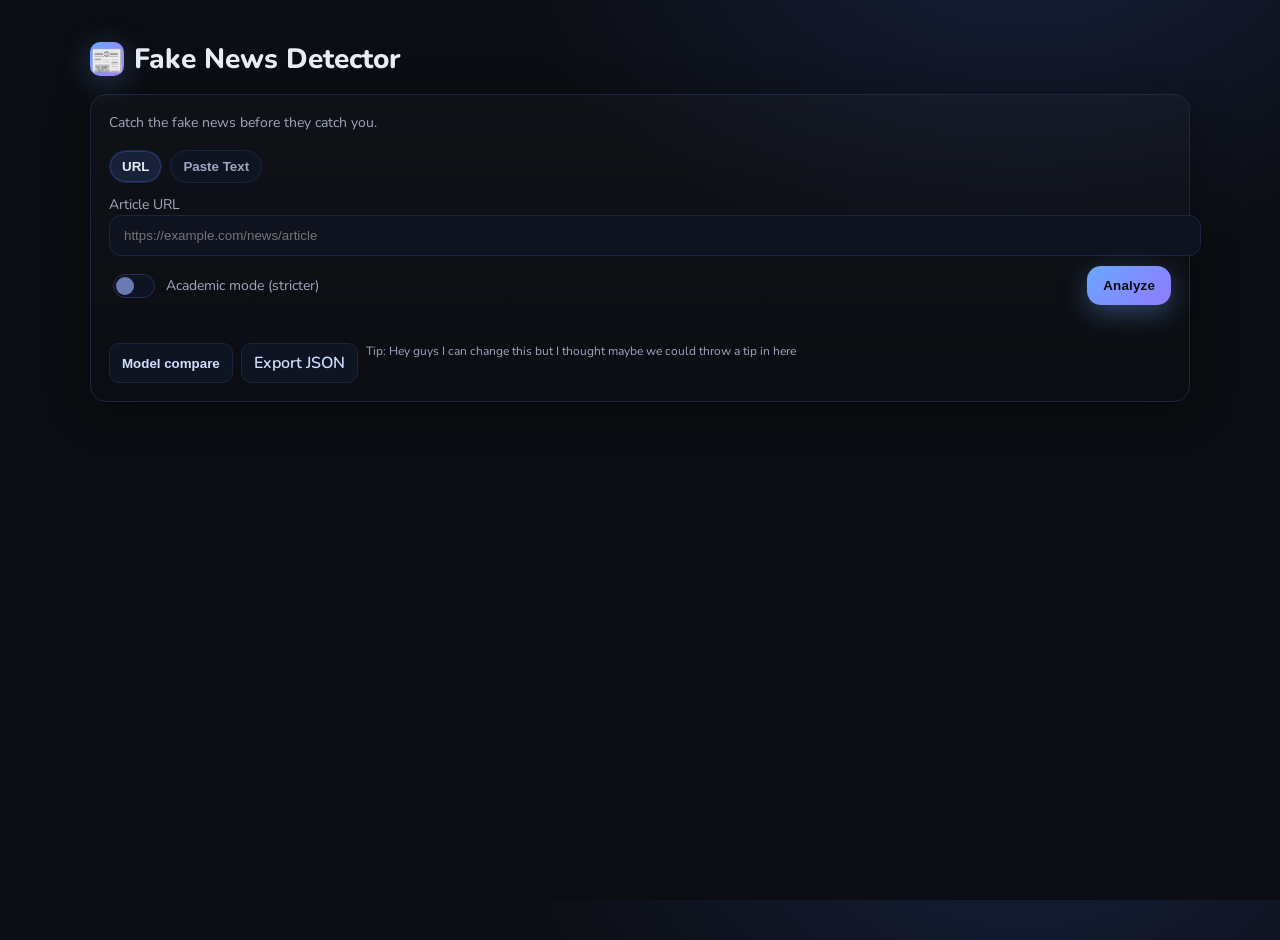
<file: index.html>
<!DOCTYPE html>
<html lang="en">
<head>
  <meta charset="UTF-8" />
  <meta name="viewport" content="width=device-width, initial-scale=1.0" />
  <title>Fake News Detector • Prototype</title>
  <link href="https://fonts.googleapis.com/css2?family=Nunito:wght@400;700;900&display=swap" rel="stylesheet" />
  <link rel="stylesheet" href="styles.css" />
</head>
<body>
  <div class="container">
    <div class="title">
      <div class="logo">📰</div>
      <span>Fake News Detector</span>
    </div>

    <!-- INPUT / ANALYZE -->
    <div class="panel card" style="margin-top:16px;">
      <div class="muted">Catch the fake news before they catch you.</div>
      <div class="card" style="padding-left:0; padding-right:0;">
        <div class="tabs" role="tablist" aria-label="Input type">
          <button id="tab-url" class="tab active" role="tab" aria-selected="true" onclick="setTab('url')">URL</button>
          <button id="tab-text" class="tab" role="tab" aria-selected="false" onclick="setTab('text')">Paste Text</button>
        </div>

        <div id="input-url" style="margin-top:10px;">
          <label class="muted" for="url">Article URL</label>
          <input id="url" type="text" placeholder="https://example.com/news/article" />
        </div>

        <div id="input-text" style="display:none; margin-top:10px;">
          <label class="muted" for="text">Article text</label>
          <textarea id="text" placeholder="Paste the article content here..."></textarea>
        </div>

        <div class="row" style="margin-top:10px; justify-content: space-between;">
          <label class="toggle"><input id="academic" type="checkbox" /><span class="muted">Academic mode (stricter)</span></label>
          <button class="btn" onclick="analyze()">Analyze</button>
        </div>

        <div id="steps" class="stepper" aria-live="polite" style="display:none;"></div>
      </div>

      <div id="verdict" class="verdict" style="display:none;"></div>
      <div id="explain" style="display:none; margin-top:6px; display:grid; gap:10px;"></div>

      <div class="foot">
        <button class="link" onclick="openDrawer()">Model compare</button>
        <a class="link" href="#" onclick="exportJSON(); return false;">Export JSON</a>
        <span class="hint">Tip: Hey guys I can change this but I thought maybe we could throw a tip in here</span>
      </div>
    </div>

    <!-- DRAWER -->
    <aside id="drawer" class="drawer" aria-hidden="true" aria-label="Model compare">
      <header>
        <strong>Model compare</strong>
        <button class="tab" onclick="closeDrawer()">Close</button>
      </header>

      <div class="content">
        <div class="two">
          <div class="panel card">
            <div class="muted">LSTM (fast classifier)</div>
            <div id="lstmCard" class="mono" style="font-size:13px; white-space: pre-wrap;"></div>
          </div>

          <div class="panel card">
            <div class="muted">LLM (explanation)</div>
            <div id="llmCard" class="mono" style="font-size:13px; white-space: pre-wrap;"></div>
          </div>
        </div>

        <details>
          <summary>Dataset limitations</summary>
          <div class="muted" style="margin-top:6px;">
            Text-only training can bias models toward stylistic patterns rather than real-world verification.
          </div>
        </details>
      </div>
    </aside>
  </div>

  <script src="script.js"></script>
</body>
</html>
</file>
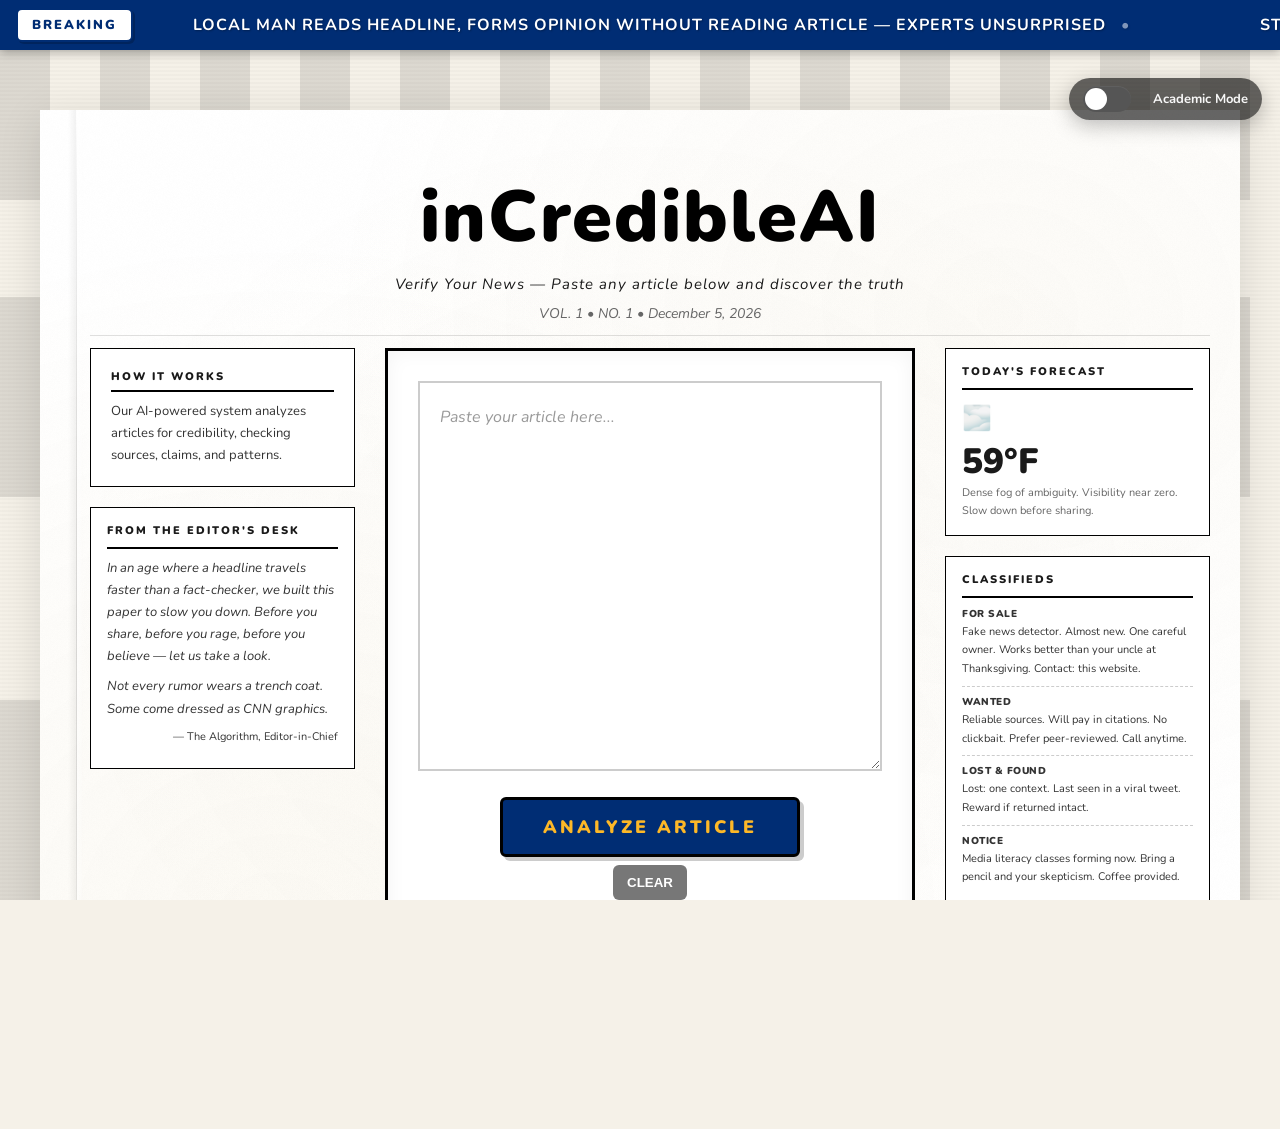
<file: newsroom.html>
<!DOCTYPE html>
<html lang="en">
<head>
  <meta charset="UTF-8" />
  <meta name="viewport" content="width=device-width, initial-scale=1.0" />
  <title>inCredibleAI • Fake News Detector</title>
  <link href="https://fonts.googleapis.com/css2?family=Nunito:wght@400;700;900&display=swap" rel="stylesheet">
  <style>
    /* Reset & Base */
    *, *::before, *::after {
      box-sizing: border-box;
    }

    html, body {
      margin: 0;
      padding: 0;
      min-height: 100vh;
      font-family: 'Nunito', 'Helvetica Neue', Arial, sans-serif;
      background: #f5f1e8;
      color: #1a1a1a;
      overflow-x: hidden;
    }

    /* Printing Press Background */
    .press-bg {
      position: fixed;
      inset: 0;
      background: 
        repeating-linear-gradient(
          0deg,
          rgba(0,0,0,0.02) 0px,
          rgba(0,0,0,0.02) 2px,
          transparent 2px,
          transparent 4px
        ),
        #f5f1e8;
      z-index: 0;
      overflow: hidden;
    }

    .press-roller {
      position: absolute;
      width: 100%;
      height: 200px;
      background: repeating-linear-gradient(
        90deg,
        rgba(0,0,0,0.1) 0px,
        rgba(0,0,0,0.1) 50px,
        transparent 50px,
        transparent 100px
      );
      animation: roll 8s linear infinite;
    }

    .press-roller-1 {
      top: 0;
      animation-duration: 8s;
    }

    .press-roller-2 {
      top: 33%;
      animation-duration: 10s;
      animation-direction: reverse;
    }

    .press-roller-3 {
      bottom: 0;
      animation-duration: 12s;
    }

    @keyframes roll {
      from { transform: translateX(0); }
      to { transform: translateX(100px); }
    }

    /* Breaking News Ticker */
    .ticker-container {
      position: fixed;
      top: 0;
      left: 0;
      right: 0;
      height: 50px;
      background: #002D74;
      z-index: 1000;
      overflow: hidden;
      box-shadow: 0 2px 10px rgba(0,0,0,0.3);
      display: flex;
      align-items: center;
    }

    .ticker-label {
      flex-shrink: 0;
      background: #fff;
      color: #002D74;
      font-size: 13px;
      font-weight: 900;
      letter-spacing: 2px;
      padding: 6px 14px;
      margin-left: 16px;
      font-family: 'Nunito', 'Helvetica Neue', Arial, sans-serif;
      text-transform: uppercase;
      border: 2px solid #002D74;
      border-radius: 6px;
      box-shadow: 2px 2px 0 rgba(0,0,0,0.2);
      white-space: nowrap;
      z-index: 2;
    }

    .ticker-track-wrap {
      flex: 1;
      overflow: hidden;
      position: relative;
      height: 100%;
      display: flex;
      align-items: center;
    }

    .ticker {
      display: flex;
      white-space: nowrap;
      animation: tickerScroll 60s linear infinite;
    }

    .ticker-text {
      display: inline-block;
      padding: 0 60px;
      font-size: 16px;
      font-weight: 700;
      color: #fff;
      text-shadow: 1px 1px 2px rgba(0,0,0,0.3);
      letter-spacing: 1px;
    }

    .ticker-text .sep {
      opacity: 0.5;
      margin: 0 10px;
    }

    @keyframes tickerScroll {
      from { transform: translateX(0); }
      to { transform: translateX(-50%); }
    }

    /* Academic mode switch */
    .mode-switch-wrap {
      position: fixed;
      /* slightly higher so it sits between the ticker and newspaper */
      top: 78px;
      right: 18px;
      z-index: 1101;
      padding: 8px 14px; /* restored to previous length/size */
      background: rgba(0,0,0,0.6);
      border-radius: 999px;
      box-shadow: 0 6px 20px rgba(0,0,0,0.25);
      display: flex;
      align-items: center;
    }
    .mode-switch {
      display: inline-flex;
      align-items: center;
      gap: 12px;
      cursor: pointer;
      color: #fff;
      font-size: 14px;
      font-weight: 700;
      user-select: none;
    }
    .mode-switch input { display: none; }
    .mode-slider {
      width: 48px;
      height: 26px;
      background: #555;
      border-radius: 999px;
      position: relative;
      transition: background 0.25s ease, box-shadow 0.25s ease;
      box-shadow: inset 0 1px 0 rgba(255,255,255,0.06);
    }
    .mode-slider::after {
      content: '';
      position: absolute;
      width: 22px;
      height: 22px;
      background: #fff;
      border-radius: 50%;
      top: 2px;
      left: 2px;
      transition: transform 0.35s cubic-bezier(0.4, 0, 0.2, 1);
    }
    /* Toggle checked state: move knob and change background */
    .mode-switch input:checked + .mode-slider {
      background: #8FD19E; /* light green for academic mode */
      box-shadow: 0 2px 8px rgba(143,209,158,0.25);
      border: 1px solid rgba(0,0,0,0.12);
    }
    .mode-switch input:checked + .mode-slider::after {
      transform: translateX(24px);
    }
    .mode-switch .mode-label {
      margin-left: 10px;
      font-size: 13px;
      opacity: 0.95;
    }

    /* Masthead styling: restore classic centered masthead look.
       Keep site accent colors (blue/gold) used elsewhere in the header/ticker. */
    .newspaper-header {
      text-align: center;
      margin: 18px 0 12px;
      padding-bottom: 12px;
      border-bottom: 1px solid rgba(0,0,0,0.12);
    }
    .masthead {
      color: #000; /* black text for masthead */
      font-family: 'Nunito', 'Helvetica Neue', Arial, sans-serif;
      font-size: 72px; /* reduced from 96 to better match screenshot */
      font-weight: 900;
      letter-spacing: 2px;
      text-transform: none;
      margin: 8px 0 6px;
      text-align: center;
      /* plain text: remove accents/outlines */
      text-shadow: none;
    }
    .paper-tagline {
      margin-top: 6px;
      font-size: 15px;
      color: #333;
      font-style: italic;
      letter-spacing: 1px;
      text-align: center;
    }

    .aggies-logo {
      width: 60px;
      height: 60px;
      object-fit: contain;
      filter: drop-shadow(2px 2px 4px rgba(0,0,0,0.2));
      flex-shrink: 0;
      display: flex;
      align-items: center;
      justify-content: center;
      font-size: 50px;
      line-height: 1;
      position: relative;
    }

    .aggies-logo img {
      width: 100%;
      height: 100%;
      object-fit: contain;
      display: block;
    }

    .aggies-logo span {
      display: none;
    }

    .aggies-logo img[style*="display: none"] ~ span,
    .aggies-logo:not(:has(img)) span {
      display: block !important;
    }

    .date-line {
      font-size: 14px;
      color: #666;
      margin-top: 10px;
      font-style: italic;
    }

    .paper-tagline {
      font-size: 15px;
      color: #1a1a1a;
      margin-top: 8px;
      font-style: italic;
      letter-spacing: 1px;
    }

    /* Corner logo — positioned absolute, slightly rotated, in top-right of header */
    .corner-logo {
      position: absolute;
      top: -8px;
      right: -10px;
      width: 90px;
      height: 90px;
      object-fit: contain;
      transform: rotate(8deg);
      opacity: 0.85;
      filter: drop-shadow(1px 2px 4px rgba(0,0,0,0.15));
      /* Hide gracefully if image fails to load */
    }

    .corner-logo[src="ncat-logo.png"]:not([complete]) {
      display: none;
    }

    /* Newspaper Columns */
    .newspaper-content {
      display: grid;
      grid-template-columns: 1fr 2fr 1fr;
      gap: 30px;
      margin-bottom: 40px;
    }

    .column {
      display: flex;
      flex-direction: column;
      gap: 20px;
    }

    .headline-box {
      padding: 20px;
      border: 2px solid #000;
      background: #fff;
    }

    .headline {
      font-size: 2rem;
      font-weight: 900;
      margin: 0 0 10px;
      text-transform: uppercase;
      letter-spacing: 2px;
    }

    .subheadline {
      font-size: 1rem;
      margin: 0;
      color: #333;
      line-height: 1.6;
    }

    /* Article Box */
    .article-box {
      position: relative;
      padding: 30px;
      background: #fff;
      border: 3px solid #000;
      box-shadow: inset 0 0 20px rgba(0,0,0,0.05);
    }

    /* Ink Splatters */
    .ink-splatters {
      position: absolute;
      inset: 0;
      pointer-events: none;
      opacity: 0;
      transition: opacity 0.3s ease;
      z-index: 10;
    }

    .ink-splatters.active {
      opacity: 0.45;
    }

    .splatter {
      position: absolute;
      background: #1a1a1a;
      opacity: 0.45;
      animation: splatterAppear 0.6s ease-out backwards;
      filter: blur(1.5px);
    }

    .splatter-1 {
      width: 85px;
      height: 95px;
      top: 10%;
      left: 15%;
      clip-path: polygon(30% 0%, 70% 0%, 100% 30%, 100% 70%, 70% 100%, 30% 100%, 0% 70%, 0% 30%, 20% 10%, 50% 5%);
      transform: rotate(-15deg);
      animation-delay: 0.1s;
    }

    .splatter-2 {
      width: 65px;
      height: 70px;
      top: 30%;
      right: 20%;
      clip-path: polygon(40% 0%, 80% 0%, 100% 40%, 100% 80%, 60% 100%, 20% 100%, 0% 60%, 0% 20%, 25% 5%, 55% 10%);
      transform: rotate(25deg);
      animation-delay: 0.3s;
    }

    .splatter-3 {
      width: 110px;
      height: 105px;
      bottom: 25%;
      left: 10%;
      clip-path: polygon(25% 0%, 75% 0%, 100% 25%, 100% 75%, 75% 100%, 25% 100%, 0% 75%, 0% 25%, 15% 8%, 50% 3%);
      transform: rotate(-20deg);
      animation-delay: 0.5s;
    }

    .splatter-4 {
      width: 75px;
      height: 80px;
      top: 50%;
      right: 15%;
      clip-path: polygon(35% 0%, 65% 0%, 100% 35%, 100% 65%, 65% 100%, 35% 100%, 0% 65%, 0% 35%, 20% 12%, 50% 7%);
      transform: rotate(30deg);
      animation-delay: 0.7s;
    }

    .splatter-5 {
      width: 55px;
      height: 60px;
      bottom: 15%;
      right: 30%;
      clip-path: polygon(30% 0%, 70% 0%, 100% 30%, 100% 70%, 70% 100%, 30% 100%, 0% 70%, 0% 30%, 18% 8%, 50% 4%);
      transform: rotate(-25deg);
      animation-delay: 0.9s;
    }

    .splatter-6 {
      width: 95px;
      height: 100px;
      top: 20%;
      left: 50%;
      clip-path: polygon(28% 0%, 72% 0%, 100% 28%, 100% 72%, 72% 100%, 28% 100%, 0% 72%, 0% 28%, 22% 9%, 50% 5%);
      transform: rotate(18deg);
      animation-delay: 1.1s;
    }

    @keyframes splatterAppear {
      from {
        transform: scale(0) rotate(0deg);
        opacity: 0;
      }
      50% {
        transform: scale(1.1) rotate(180deg);
      }
      to {
        transform: scale(1) rotate(360deg);
        opacity: 0.75;
      }
    }

    .article-input {
      width: 100%;
      min-height: 300px;
      padding: 20px;
      font-size: 16px;
      line-height: 1.8;
      font-family: 'Nunito', 'Helvetica Neue', Arial, sans-serif;
      color: #1a1a1a;
      background: #fff;
      border: 2px solid #ccc;
      resize: vertical;
      outline: none;
      transition: border-color 0.3s;
      position: relative;
      z-index: 1;
    }

    /* Highlight overlay that mirrors the textarea and shows <mark> highlights */
    .highlight-layer {
      position: absolute;
      left: 0; top: 0;
      pointer-events: auto; /* allow scrolling & Next button clicks */
      overflow: auto;
      font-family: 'Nunito', 'Helvetica Neue', Arial, sans-serif;
      font-size: 16px;
      line-height: 1.8;
      color: transparent; /* real text comes from underlying textarea; marks will show background */
      z-index: 5;
      box-sizing: border-box;
    }
    .highlight-layer pre {
      margin: 0;
      color: #1a1a1a; /* text color for mirrored content */
      white-space: pre-wrap;
      word-break: break-word;
      font-family: inherit;
      font-size: inherit;
      line-height: inherit;
      padding: 20px; /* match textarea padding */
      box-sizing: border-box;
    }
    .highlight-layer mark {
      background: rgba(255, 230, 0, 0.45);
      padding: 0 2px;
      border-radius: 3px;
    }
    .highlight-layer mark.sig-quotes { background: rgba(196,30,58,0.25); }
    .highlight-layer mark.sig-stats { background: rgba(36,123,160,0.25); }
    .highlight-layer mark.sig-hedge { background: rgba(255,165,0,0.25); }
    .highlight-layer mark.sig-author { background: rgba(40,167,69,0.2); }
    .highlight-layer mark.sig-citations { background: rgba(0,45,116,0.18); }
    .highlight-layer mark.sig-title { background: rgba(123, 63, 191, 0.22); }

    .highlight-next {
      position: absolute;
      right: 14px;
      top: 2px;
      z-index: 6;
      pointer-events: auto;
      background: rgba(0,0,0,0.7);
      color: #fff;
      border: none;
      padding: 6px 8px;
      border-radius: 6px;
      cursor: pointer;
      font-weight: 700;
      font-size: 12px;
    }

    .article-input::placeholder {
      color: #999;
      font-style: italic;
    }

    .article-input:focus {
      border-color: #c41e3a;
      box-shadow: 0 0 0 3px rgba(196, 30, 58, 0.1);
    }

    .analyze-btn {
      margin-top: 20px;
      padding: 15px 40px;
      font-size: 18px;
      font-weight: 900;
      font-family: 'Nunito', 'Helvetica Neue', Arial, sans-serif;
      text-transform: uppercase;
      letter-spacing: 3px;
      color: #FDB827;
      background: #002D74;
      border: 3px solid #000;
      border-radius: 6px;
      cursor: pointer;
      transition: all 0.3s ease;
      position: relative;
      z-index: 1;
      box-shadow: 4px 4px 0 rgba(0,0,0,0.2);
      display: block;
      margin-left: auto;
      margin-right: auto;
    }

    .analyze-btn:hover {
      background: #001f4f;
      transform: translateY(-2px);
      box-shadow: 6px 6px 0 rgba(0,0,0,0.2);
    }

    .analyze-btn:active {
      transform: translateY(0);
      box-shadow: 2px 2px 0 rgba(0,0,0,0.2);
    }

    .analyze-btn:disabled {
      opacity: 0.6;
      cursor: not-allowed;
      transform: none;
    }

    .info-box {
      padding: 20px;
      border: 1.5px solid #000;
      background: #fff;
    }

    .info-box h3 {
      font-size: 11px;
      font-weight: 900;
      margin: 0 0 8px;
      text-transform: uppercase;
      letter-spacing: 2px;
      border-bottom: 2px solid #000;
      padding-bottom: 6px;
      font-family: 'Nunito', 'Helvetica Neue', Arial, sans-serif;
    }

    .info-box p {
      margin: 0;
      line-height: 1.7;
      color: #333;
      font-size: 13px;
    }

    /* Result Section */
    .result-section {
      margin-top: 40px;
      padding: 30px;
      border: 3px solid #000;
      background: #fff;
      display: none;
    }

    .result-section.show {
      display: block;
      animation: resultAppear 0.5s ease-out;
    }

    @keyframes resultAppear {
      from {
        opacity: 0;
        transform: translateY(20px);
      }
      to {
        opacity: 1;
        transform: translateY(0);
      }
    }

    /* Stamp Container */
    .stamp-container {
      position: relative;
      display: flex;
      justify-content: center;
      align-items: center;
      min-height: 200px;
      margin-bottom: 30px;
    }

    .stamp {
      position: absolute;
      padding: 30px 60px;
      border: 8px solid;
      border-radius: 5px;
      background: rgba(255,255,255,0.95);
      transform: rotate(-5deg);
      opacity: 0;
      pointer-events: none;
      box-shadow: 0 10px 30px rgba(0,0,0,0.3);
    }

    .stamp.verified {
      border-color: #28a745;
      color: #28a745;
    }

    .stamp.fake {
      border-color: #c41e3a;
      color: #c41e3a;
    }

    .stamp.show {
      opacity: 1;
      animation: stampAppear 0.6s cubic-bezier(0.68, -0.55, 0.265, 1.55);
    }

    @keyframes stampAppear {
      0% {
        transform: scale(0) rotate(-5deg);
        opacity: 0;
      }
      50% {
        transform: scale(1.2) rotate(-5deg);
      }
      100% {
        transform: scale(1) rotate(-5deg);
        opacity: 1;
      }
    }

    .stamp-text {
      font-size: 4rem;
      font-weight: 900;
      text-transform: uppercase;
      letter-spacing: 8px;
      text-align: center;
      margin-bottom: 10px;
    }

    .stamp-date {
      font-size: 1rem;
      text-align: center;
      font-weight: 700;
      text-transform: uppercase;
      letter-spacing: 2px;
    }

    .result-details {
      padding: 20px;
      background: #f9f9f9;
      border: 2px solid #000;
      font-size: 16px;
      line-height: 1.8;
      color: #333;
    }

    /* ===== AGED PAPER TEXTURE ===== */
    /* 3D page-turn effect: perspective + rotateY transforms */
    .flip-container {
      position: relative;
      width: 100%;
      perspective: 1200px;
      -webkit-perspective: 1200px;
      perspective-origin: left center;
    }
    .flip-container .newspaper-container {
      position: absolute;
      left: 0;
      top: 0;
      right: 0;
      width: 100%;
      transition: transform 0.48s cubic-bezier(0.4,0,0.2,1), box-shadow 0.3s ease, opacity 0.3s ease;
      transform-style: preserve-3d;
      backface-visibility: hidden;
      transform-origin: left center;
      will-change: transform;
    }
    .flip-container .page-front {
      z-index: 3;
      transform: rotateY(0deg) translateZ(0);
      box-shadow: 0 10px 40px rgba(0,0,0,0.12);
      pointer-events: auto;
    }
    .flip-container .page-back {
      z-index: 2;
      transform: rotateY(-180deg) translateZ(0);
      box-shadow: none;
      pointer-events: none;
    }
    .flip-container.flipped .page-front {
      transform: rotateY(180deg) translateZ(0);
      pointer-events: none;
      box-shadow: none;
    }
    .flip-container.flipped .page-back {
      transform: rotateY(0deg) translateZ(0);
      pointer-events: auto;
      box-shadow: 0 10px 40px rgba(0,0,0,0.12);
    }

    .newspaper-container {
      position: relative;
      z-index: 1;
      max-width: 1200px;
      margin: 0 auto;
      padding: 40px 30px 40px 50px; /* extra left for fold */
      background: #fff;
      box-shadow:
        0 0 30px rgba(0,0,0,0.2),
        inset 0 0 120px rgba(180,150,80,0.08),
        inset 0 0 60px rgba(100,80,40,0.05);
      min-height: calc(100vh - 180px);
      transition: margin-top 0.3s ease;
      backface-visibility: hidden;
    }
    /* space between the top ticker / controls and the newspaper header */
    .newspaper-wrapper {
      padding-top: 110px; /* move newspaper up closer to header */
    }

    /* Noise/grain overlay for aged paper */
    .newspaper-container::before {
      content: '';
      position: absolute;
      inset: 0;
      background-image:
        url("data:image/svg+xml,%3Csvg viewBox='0 0 200 200' xmlns='http://www.w3.org/2000/svg'%3E%3Cfilter id='noise'%3E%3CfeTurbulence type='fractalNoise' baseFrequency='0.9' numOctaves='4' stitchTiles='stitch'/%3E%3CfeColorMatrix type='saturate' values='0'/%3E%3C/filter%3E%3Crect width='100%25' height='100%25' filter='url(%23noise)' opacity='0.04'/%3E%3C/svg%3E");
      background-repeat: repeat;
      background-size: 150px 150px;
      pointer-events: none;
      z-index: 0;
      opacity: 0.6;
      mix-blend-mode: multiply;
    }

    /* Subtle yellowing / aging gradient */
    .newspaper-container::after {
      content: '';
      position: absolute;
      inset: 0;
      background: radial-gradient(ellipse at 20% 80%, rgba(210,180,100,0.07) 0%, transparent 60%),
                  radial-gradient(ellipse at 80% 20%, rgba(200,170,90,0.05) 0%, transparent 50%),
                  radial-gradient(ellipse at 50% 50%, rgba(180,150,80,0.03) 0%, transparent 70%);
      pointer-events: none;
      z-index: 0;
    }

    /* Make sure content appears above paper texture layers */
    .newspaper-header,
    .newspaper-content,
    .result-section,
    .newspaper-footer {
      position: relative;
      z-index: 1;
    }

    /* ===== FOLD CREASE (left edge) ===== */
    .fold-crease {
      position: absolute;
      left: 36px;
      top: 0;
      bottom: 0;
      width: 1px;
      background: linear-gradient(
        to bottom,
        transparent 0%,
        rgba(0,0,0,0.06) 10%,
        rgba(0,0,0,0.12) 30%,
        rgba(0,0,0,0.15) 50%,
        rgba(0,0,0,0.12) 70%,
        rgba(0,0,0,0.06) 90%,
        transparent 100%
      );
      z-index: 2;
      pointer-events: none;
    }

    /* shadow to left of fold gives 3D paper effect */
    .fold-crease::before {
      content: '';
      position: absolute;
      left: -8px;
      top: 0;
      bottom: 0;
      width: 8px;
      background: linear-gradient(to right, transparent, rgba(0,0,0,0.05));
    }

    .fold-crease::after {
      content: '';
      position: absolute;
      left: 1px;
      top: 0;
      bottom: 0;
      width: 6px;
      background: linear-gradient(to right, rgba(255,255,255,0.5), transparent);
    }

    /* ===== COFFEE RING STAIN ===== */
    /*.coffee-ring {
      position: absolute;
      width: 90px;
      height: 90px;
      border-radius: 50%;
      border: 6px solid rgba(150, 100, 40, 0.10);
      box-shadow:
        0 0 0 2px rgba(150, 100, 40, 0.05),
        inset 0 0 8px rgba(150, 100, 40, 0.07);
      pointer-events: none;
      z-index: 2;
      transform: rotate(-12deg);
    }

    .coffee-ring::before {
      content: '';
      position: absolute;
      inset: 6px;
      border-radius: 50%;
      border: 2px solid rgba(150, 100, 40, 0.04);
    }

    .coffee-ring-1 {
      bottom: 80px;
      right: 60px;
      width: 90px;
      height: 90px;
    }

    .coffee-ring-2 {
      top: 120px;
      right: 120px;
      width: 65px;
      height: 65px;
      transform: rotate(8deg);
      border-color: rgba(130, 90, 30, 0.07);
      opacity: 0.7;
    }*/

    /* ===== NEWSPAPER FOOTER ===== */
    .newspaper-footer {
      border-top: 3px double #000;
      margin-top: 40px;
      padding-top: 16px;
      display: grid;
      grid-template-columns: 1fr 1fr 1fr;
      gap: 20px;
      font-size: 11px;
      color: #555;
      line-height: 1.6;
    }

    .newspaper-footer .foot-col {
      padding: 0 10px;
    }

    .newspaper-footer .foot-col:not(:last-child) {
      border-right: 1px solid #ccc;
    }

    .newspaper-footer strong {
      display: block;
      font-size: 10px;
      letter-spacing: 1px;
      text-transform: uppercase;
      margin-bottom: 6px;
      border-bottom: 1px solid #ccc;
      padding-bottom: 4px;
    }

    /* ===== EDITORS DESK / WEATHER / CLASSIFIEDS BOXES ===== */
    .editors-box, .weather-box, .classifieds-box {
      padding: 14px 16px;
      border: 1.5px solid #000;
      background: #fff;
      font-size: 13px;
      line-height: 1.7;
    }

    .editors-box h4, .weather-box h4, .classifieds-box h4 {
      margin: 0 0 8px;
      font-size: 11px;
      text-transform: uppercase;
      letter-spacing: 2px;
      border-bottom: 2px solid #000;
      padding-bottom: 6px;
      font-weight: 900;
    }

    .editors-box p, .weather-box p, .classifieds-box p {
      margin: 0 0 8px;
      color: #333;
      font-style: italic;
    }

    .editors-sig {
      font-style: normal !important;
      font-size: 11px;
      color: #666;
      text-align: right;
      margin-top: 6px !important;
    }

    .weather-temp {
      font-size: 2.2rem;
      font-weight: 900;
      line-height: 1;
      margin: 6px 0 4px;
      font-style: normal !important;
      color: #1a1a1a;
    }

    .weather-icon {
      font-size: 1.5rem;
    }

    .weather-detail {
      font-size: 11px;
      color: #666;
      font-style: normal !important;
    }

    .classifieds-item {
      border-bottom: 1px dashed #ccc;
      padding-bottom: 7px;
      margin-bottom: 7px;
      font-size: 11px;
      color: #333;
      font-style: normal !important;
    }

    .classifieds-item:last-child {
      border-bottom: none;
      margin-bottom: 0;
    }

    .classifieds-item strong {
      display: block;
      font-size: 10px;
      font-weight: 900;
      text-transform: uppercase;
      letter-spacing: 0.5px;
    }

    .check-item {
      border-bottom: 1px dashed #ccc;
      padding-bottom: 8px;
      margin-bottom: 8px;
    }

    .check-item:last-child {
      border-bottom: none;
      padding-bottom: 0;
      margin-bottom: 0;
    }

    .check-label {
      display: block;
      font-size: 10px;
      font-weight: 900;
      text-transform: uppercase;
      letter-spacing: 0.5px;
      color: #1a1a1a;
      margin-bottom: 2px;
    }

    .check-desc {
      margin: 0;
      font-size: 11px;
      color: #333;
      font-style: normal;
      line-height: 1.6;
    }

    /* ===== STOP THE PRESSES TOAST ===== */
    .stop-presses-toast {
      position: fixed;
      top: 70px;
      left: 50%;
      transform: translateX(-50%) translateY(-20px);
      background: #1a1a1a;
      color: #fff;
      font-family: 'Nunito', 'Helvetica Neue', Arial, sans-serif;
      font-size: 13px;
      font-weight: 900;
      letter-spacing: 3px;
      text-transform: uppercase;
      padding: 10px 28px;
      border: 2px solid #c41e3a;
      box-shadow: 0 4px 20px rgba(0,0,0,0.4);
      opacity: 0;
      pointer-events: none;
      transition: opacity 0.3s ease, transform 0.3s ease;
      z-index: 1100;
      white-space: nowrap;
    }

    .stop-presses-toast.show {
      opacity: 1;
      transform: translateX(-50%) translateY(0);
    }

    /* ===== Responsive ===== */
    @media (max-width: 968px) {
      .newspaper-content {
        grid-template-columns: 1fr;
      }

      .masthead {
        font-size: 2.5rem;
        letter-spacing: 4px;
      }

      .stamp-text {
        font-size: 2.5rem;
        letter-spacing: 4px;
      }

      .newspaper-footer {
        grid-template-columns: 1fr;
      }

      .newspaper-footer .foot-col:not(:last-child) {
        border-right: none;
        border-bottom: 1px solid #ccc;
        padding-bottom: 12px;
      }
    }
  </style>
</head>
<body>
  <!-- Printing press background animation -->
  <div class="press-bg">
    <div class="press-roller press-roller-1"></div>
    <div class="press-roller press-roller-2"></div>
    <div class="press-roller press-roller-3"></div>
  </div>

  <!-- Result Banner (shows VERIFIED or FAKE - impossible to miss) -->
  <div class="result-banner" id="resultBanner">
    <span class="result-banner-text" id="resultBannerText"></span>
  </div>

  <!-- Academic mode switch -->
  <div class="mode-switch-wrap">
    <label class="mode-switch">
      <input type="checkbox" id="academicMode" />
      <span class="mode-slider"></span>
      <span class="mode-label">Academic Mode</span>
    </label>
  </div>

  <!-- Breaking News Ticker -->
  <div class="ticker-container">
    <div class="ticker-label">BREAKING</div>
    <div class="ticker-track-wrap">
      <div class="ticker" id="tickerTrack"></div>
    </div>
  </div>

  <!-- Newspaper with page-turn -->
  <div class="newspaper-wrapper" id="newspaperWrapper">
    <div class="flip-container" id="flipContainer">
      <!-- FRONT PAGE -->
      <div class="newspaper-container page-front">
        <!-- Server error banner (hidden unless server errors occur) -->
        <div id="serverErrorBanner" style="display:none; position:fixed; top:58px; left:50%; transform:translateX(-50%); z-index:1200; background:#c41e3a; color:#fff; padding:8px 12px; border-radius:6px; box-shadow:0 4px 12px rgba(0,0,0,0.25); font-weight:700;">Server unreachable — results may be unavailable</div>
        <div class="fold-crease"></div>
        <div class="coffee-ring coffee-ring-1"></div>
        <div class="coffee-ring coffee-ring-2"></div>
        <div class="newspaper-header">
          <h1 class="masthead">inCredibleAI</h1>
          <div class="paper-tagline">Verify Your News &mdash; Paste any article below and discover the truth</div>
          <div class="date-line">VOL. 1 • NO. 1 • <span id="currentDate"></span></div>
        </div>
        <div class="newspaper-content">
          <div class="column left-column">
            <div class="info-box">
              <h3>HOW IT WORKS</h3>
              <p>Our AI-powered system analyzes articles for credibility, checking sources, claims, and patterns.</p>
            </div>
            <div class="editors-box">
              <h4>From the Editor's Desk</h4>
              <p>In an age where a headline travels faster than a fact-checker, we built this paper to slow you down. Before you share, before you rage, before you believe — let us take a look.</p>
              <p>Not every rumor wears a trench coat. Some come dressed as CNN graphics.</p>
              <p class="editors-sig">— The Algorithm, Editor-in-Chief</p>
            </div>
          </div>
          <div class="column center-column">
            <div class="article-box" id="articleBox">
              <div class="ink-splatters" id="inkSplatters">
                <div class="splatter splatter-1"></div>
                <div class="splatter splatter-2"></div>
                <div class="splatter splatter-3"></div>
                <div class="splatter splatter-4"></div>
                <div class="splatter splatter-5"></div>
                <div class="splatter splatter-6"></div>
              </div>
              <textarea class="article-input" id="articleInput" placeholder="Paste your article here..." rows="12"></textarea>
              <div style="display:flex; flex-direction:column; align-items:center; gap:8px;">
                <button class="analyze-btn" id="analyzeBtn">
                  <span class="btn-text">ANALYZE ARTICLE</span>
                  <span class="btn-loading" style="display:none;">ANALYZING...</span>
                </button>
                <button id="clearBtn" class="btn" style="padding:10px 14px; font-weight:700; background:#777; color:#fff; border:none; cursor:pointer; border-radius:6px;">CLEAR</button>
              </div>
            </div>
          </div>
          <div class="column right-column">
            <div class="weather-box" id="weatherBox">
              <h4>Today's Forecast</h4>
              <div class="weather-icon" id="weatherIcon">⛅</div>
              <div class="weather-temp" id="weatherTemp">—°</div>
              <div class="weather-detail" id="weatherDetail">Partly cloudy with a <strong>HIGH CHANCE</strong> of misinformation. Carry your critical thinking umbrella.</div>
            </div>
            <div class="classifieds-box">
              <h4>Classifieds</h4>
              <div class="classifieds-item">
                <strong>For Sale</strong>
                Fake news detector. Almost new. One careful owner. Works better than your uncle at Thanksgiving. Contact: this website.
              </div>
              <div class="classifieds-item">
                <strong>Wanted</strong>
                Reliable sources. Will pay in citations. No clickbait. Prefer peer-reviewed. Call anytime.
              </div>
              <div class="classifieds-item">
                <strong>Lost & Found</strong>
                Lost: one context. Last seen in a viral tweet. Reward if returned intact.
              </div>
              <div class="classifieds-item">
                <strong>Notice</strong>
                Media literacy classes forming now. Bring a pencil and your skepticism. Coffee provided.
              </div>
            </div>
          </div>
        </div>
        <div class="result-section" id="resultSection">
          <div class="stamp-container" id="stampContainer">
            <div class="stamp verified" id="verifiedStamp">
              <div class="stamp-text">VERIFIED</div>
              <div class="stamp-date">AUTHENTIC</div>
            </div>
            <div class="stamp fake" id="fakeStamp">
              <div class="stamp-text">FAKE</div>
              <div class="stamp-date">UNVERIFIED</div>
            </div>
          </div>
          <div class="result-details" id="resultDetails"></div>
        </div>

        <footer class="newspaper-footer">
          <div class="foot-col">
            <strong>Editorial Board</strong>
            Editor-in-Chief: The Algorithm<br>
            Deputy Editor: Gradient Descent<br>
            Fact-Check Desk: Neural Net<br>
            Corrections: Backpropagation
          </div>
          <div class="foot-col" style="text-align:center;">
            <strong>inCredibleAI</strong>
            Printed by Aggie Press, A&amp;T Campus<br>
            <em>Est. 2025 • Truth Above All</em><br>
            <br>
            <small style="font-size:10px; color:#888;">Price: Free (truth is priceless)</small>
          </div>
          <div class="foot-col" style="text-align:right;">
            <strong>Subscription Info</strong>
            Digital: Free forever<br>
            Print: Ask your professor<br>
            Archives: Coming soon<br>
            Tip line: paste@aggietimes.edu
          </div>
        </footer>
      </div>

      <!-- BACK PAGE (Academic Edition) -->
      <div class="newspaper-container page-back">
        <div class="fold-crease"></div>
        <div class="coffee-ring coffee-ring-1"></div>
        <div class="coffee-ring coffee-ring-2"></div>
        <div class="newspaper-header academic-header">
          <h1 class="masthead">inCredibleAI</h1>
          <div class="paper-tagline">Academic Edition &mdash; Stricter verification for research and high-stakes fact-checking</div>
          <div class="academic-rule"></div>
          <div class="date-line">VOL. 1 • NO. 1 • <span id="currentDateBack"></span> &nbsp;•&nbsp; <span class="academic-badge">ACADEMIC EDITION</span></div>
        </div>
        <div class="newspaper-content">
          <div class="column left-column">
            <div class="editors-box academic-box" style="border-color:#1a5f1a;">
              <h4 style="border-color:#1a5f1a;">What We Check</h4>
              <div class="check-item">
                <span class="check-label">Source Credibility</span>
                <p class="check-desc">Are citations peer-reviewed? Do named outlets have editorial standards?</p>
              </div>
              <div class="check-item">
                <span class="check-label">Claim Consistency</span>
                <p class="check-desc">Do the article's claims align internally and with established record?</p>
              </div>
              <div class="check-item">
                <span class="check-label">Emotional Language</span>
                <p class="check-desc">High-affect language and loaded framing are flagged as credibility risks.</p>
              </div>
              <div class="check-item">
                <span class="check-label">Citation Quality</span>
                <p class="check-desc">Vague sourcing ("experts say") is weighted against specific attributions.</p>
              </div>
              <div class="check-item">
                <span class="check-label">Publication Context</span>
                <p class="check-desc">Satire sites, known misinformation outlets, and unverified blogs are flagged.</p>
              </div>
            </div>
          </div>
          <div class="column center-column">
            <div class="article-box" id="articleBoxAcademic">
              <div class="ink-splatters" id="inkSplattersAcademic">
                <div class="splatter splatter-1"></div>
                <div class="splatter splatter-2"></div>
                <div class="splatter splatter-3"></div>
                <div class="splatter splatter-4"></div>
                <div class="splatter splatter-5"></div>
                <div class="splatter splatter-6"></div>
              </div>
              <textarea class="article-input" id="articleInputAcademic" placeholder="Paste your article here (academic verification)..." rows="12"></textarea>
              <div style="display:flex; flex-direction:column; align-items:center; gap:8px;">
                <button class="analyze-btn academic-btn" id="analyzeBtnAcademic">
                  <span class="btn-text">ANALYZE (ACADEMIC)</span>
                  <span class="btn-loading" style="display:none;">ANALYZING...</span>
                </button>
                <button id="clearBtnAcademic" class="btn" style="padding:10px 14px; font-weight:700; background:#777; color:#fff; border:none; cursor:pointer; border-radius:6px;">CLEAR</button>
              </div>
            </div>
          </div>
          <div class="column right-column">
            <div class="info-box academic-box">
              <h3>ACADEMIC MODE</h3>
              <p>Uses stricter criteria, claim extraction, and evidence-based prompts. Best for research and high-stakes verification.</p>
            </div>
            <div class="classifieds-box academic-box" style="border-color:#1a5f1a;">
              <h4 style="border-color:#1a5f1a;">Research Standards</h4>
              <div class="classifieds-item">
                <strong>Burden of Proof</strong>
                Academic mode requires corroboration from at least two independent, verifiable sources before a claim is considered credible.
              </div>
              <div class="classifieds-item">
                <strong>Citing a Flagged Article</strong>
                If an article is flagged, note it as "unverified" in your bibliography and seek a primary source for the underlying claim.
              </div>
              <div class="classifieds-item">
                <strong>Confidence Scores</strong>
                Results include a confidence percentage. Scores below 75% should be treated as inconclusive for academic purposes.
              </div>
            </div>
          </div>
        </div>
        <div class="result-section" id="resultSectionAcademic">
          <div class="stamp-container" id="stampContainerAcademic">
            <div class="stamp verified" id="verifiedStampAcademic">
              <div class="stamp-text">VERIFIED</div>
              <div class="stamp-date">AUTHENTIC</div>
            </div>
            <div class="stamp fake" id="fakeStampAcademic">
              <div class="stamp-text">FAKE</div>
              <div class="stamp-date">UNVERIFIED</div>
            </div>
          </div>
          <div class="result-details" id="resultDetailsAcademic"></div>
        </div>

        <footer class="newspaper-footer">
          <div class="foot-col">
            <strong>Academic Standards</strong>
            Verification Method: LLM + LSTM<br>
            Evidence Threshold: Strict<br>
            Confidence Required: 75%+<br>
            Last Model Update: 2026
          </div>
          <div class="foot-col" style="text-align:center;">
            <strong>inCredibleAI — Academic Edition</strong>
            Printed by Aggie Press, A&amp;T Campus<br>
            <em>Est. 2025 • Truth Above All</em><br>
            <br>
            <small style="font-size:10px; color:#888;">For research use. Not a substitute for peer review.</small>
          </div>
          <div class="foot-col" style="text-align:right;">
            <strong>Research Desk</strong>
            Editor: The Algorithm<br>
            Fact-Check: Neural Net<br>
            Citations: Backpropagation<br>
            Contact: research@aggietimes.edu
          </div>
        </footer>
      </div>
    </div>
  </div>

  <!-- Stop the Presses Toast -->
  <div class="stop-presses-toast" id="stopPressesToast">🗞 STOP THE PRESSES!</div>

  <script>
    // ===== DATE =====
    var dateStr = new Date().toLocaleDateString('en-US', { year: 'numeric', month: 'long', day: 'numeric' });
    document.getElementById('currentDate').textContent = dateStr;
    var backEl = document.getElementById('currentDateBack');
    if (backEl) backEl.textContent = dateStr;

    // ===== DYNAMIC TICKER HEADLINES =====
    var TICKER_HEADLINES = [
      "LOCAL MAN READS HEADLINE, FORMS OPINION WITHOUT READING ARTICLE — EXPERTS UNSURPRISED",
      "STUDY: 9 OUT OF 10 STUDIES CITED ON SOCIAL MEDIA WERE MISREAD",
      "SCIENTISTS BAFFLED AS VIRAL POST TURNS OUT TO BE FROM 2014",
      "POLITICIAN CLAIMS QUOTE WAS 'TAKEN OUT OF CONTEXT' — QUOTE WAS ENTIRE SPEECH",
      "UNCLE AT THANKSGIVING CITED AS MOST PROLIFIC FAKE NEWS SPREADER OF DECADE",
      "BREAKING: SCREENSHOT OF TWEET USED AS PRIMARY SOURCE FOR SECOND TIME THIS WEEK",
      "AREA NEWSPAPER FACT-CHECKS SELF, FINDS MIXED RESULTS",
      "EXPERTS WARN OF DANGEROUS NEW DISORDER: READING ONLY THE HEADLINE",
      "inCredibleAI FAKE NEWS DETECTOR ACHIEVES SENTIENCE, STILL RECOMMENDS CITING YOUR SOURCES",
      "MAN WHO 'DID HIS OWN RESEARCH' REPORTEDLY GOOGLED FOR 4 MINUTES",
      "MISINFORMATION TRAVELS AROUND WORLD BEFORE TRUTH LACES UP BOOTS — AGAIN",
      "LOCAL GRANDMA SHARES ARTICLE FROM 'CHANNEL45NEWSDAILYINFO.NET' — WE'RE ON THE CASE",
      "CLICKBAIT HEADLINE CONTAINS EXACTLY ONE TRUTHFUL WORD — SOURCES SAY",
      "JOURNALISTS STILL EXIST, CONTINUE DOING JOURNALISM DESPITE RUMORS TO CONTRARY",
    ];

    function buildTicker(headlines) {
      var track = document.getElementById('tickerTrack');
      if (!track) return;
      // Double the set so seamless loop works
      var allItems = headlines.concat(headlines);
      var html = allItems.map(function(h) {
        return '<span class="ticker-text">' + h + ' <span class="sep">•</span></span>';
      }).join('');
      track.innerHTML = html;
      // Dynamically set animation duration based on content length
      var totalChars = allItems.reduce(function(acc, h) { return acc + h.length; }, 0);
      var duration = Math.max(40, totalChars * 0.12);
      track.style.animationDuration = duration + 's';
    }

    buildTicker(TICKER_HEADLINES);

    function setTickerAnalyzing() {
      var track = document.getElementById('tickerTrack');
      if (!track) return;
      var msgs = [
        "FACT-CHECK IN PROGRESS — STAND BY FOR VERDICT",
        "PRESSES ROLLING — AWAITING ANALYSIS RESULTS",
        "REPORTER ON THE SCENE — GATHERING EVIDENCE NOW",
        "HOLD THE FRONT PAGE — ANALYSIS UNDERWAY",
      ];
      var doubled = msgs.concat(msgs);
      track.innerHTML = doubled.map(function(m) {
        return '<span class="ticker-text" style="color:#ffe080;">' + m + ' <span class="sep" style="opacity:0.5;">◆</span></span>';
      }).join('');
      track.style.animationDuration = '20s';
    }

    function resetTicker() {
      buildTicker(TICKER_HEADLINES);
    }

    // ===== WEATHER BOX =====
    var weatherConditions = [
      { icon: '⛈', temp: null, detail: 'Severe misinformation storm. Do not share without umbrella.' },
      { icon: '⛅', temp: null, detail: 'Partly cloudy with a <strong>HIGH CHANCE</strong> of misinformation. Carry your critical thinking umbrella.' },
      { icon: '☀️', temp: null, detail: 'Clear skies for media literacy today. Good day to read primary sources.' },
      { icon: '🌫️', temp: null, detail: 'Dense fog of ambiguity. Visibility near zero. Slow down before sharing.' },
      { icon: '🌪️', temp: null, detail: 'Viral tornado conditions. Seek shelter in reputable outlets.' },
      { icon: '❄️', temp: null, detail: 'Ice-cold takes incoming. Warm up with some verified facts.' },
    ];
    var todayWeather = weatherConditions[Math.floor(Math.random() * weatherConditions.length)];
    var fakeTemp = Math.floor(Math.random() * 30) + 55; // 55–84°F
    document.getElementById('weatherIcon').textContent = todayWeather.icon;
    document.getElementById('weatherTemp').textContent = fakeTemp + '°F';
    document.getElementById('weatherDetail').innerHTML = todayWeather.detail;

    // ===== STOP THE PRESSES TOAST =====
    function showStopThePresses() {
      var toast = document.getElementById('stopPressesToast');
      if (!toast) return;
      toast.classList.add('show');
      setTimeout(function() { toast.classList.remove('show'); }, 2200);
    }

    // ===== STAMP SOUND =====
    function playStampSound() {
      try {
        var audioContext = new (window.AudioContext || window.webkitAudioContext)();
        var oscillator = audioContext.createOscillator();
        var gainNode = audioContext.createGain();
        oscillator.connect(gainNode);
        gainNode.connect(audioContext.destination);
        oscillator.frequency.value = 200;
        oscillator.type = 'square';
        gainNode.gain.setValueAtTime(0.3, audioContext.currentTime);
        gainNode.gain.exponentialRampToValueAtTime(0.01, audioContext.currentTime + 0.1);
        oscillator.start(audioContext.currentTime);
        oscillator.stop(audioContext.currentTime + 0.1);
      } catch (e) {}
    }

    var newspaperWrapper = document.getElementById('newspaperWrapper');
    var flipContainer = document.getElementById('flipContainer');
    var academicModeCheckbox = document.getElementById('academicMode');
    var articleInput = document.getElementById('articleInput');
    var articleInputAcademic = document.getElementById('articleInputAcademic');
    var analyzeBtn = document.getElementById('analyzeBtn');
    var analyzeBtnAcademic = document.getElementById('analyzeBtnAcademic');
    var clearBtn = document.getElementById('clearBtn');
    var clearBtnAcademic = document.getElementById('clearBtnAcademic');
    var resultBanner = document.getElementById('resultBanner');
    var resultBannerText = document.getElementById('resultBannerText');
    var serverBanner = document.getElementById('serverErrorBanner');

    function displayBanner(msg, kind) {
      try {
        if (!serverBanner) return;
        // kind: 'error'|'success'|'warn'
        var bg = kind === 'success' ? '#28a745' : (kind === 'warn' ? '#ff8c00' : '#c41e3a');
        serverBanner.style.background = bg;
        serverBanner.style.display = 'block';
        serverBanner.textContent = msg;
        setTimeout(function(){ serverBanner.style.display = 'none'; }, 6000);
      } catch (e) { /* banner display failed silently */ }
    }

    function animatePageFlip(toAcademic) {
      if (!flipContainer) return;
      if (flipContainer.classList.contains('is-flipping')) return;

      var activePage = toAcademic
        ? document.querySelector('.page-front')
        : document.querySelector('.page-back');
      var activeHeight = activePage ? activePage.offsetHeight : flipContainer.offsetHeight;
      if (activeHeight > 0) {
        flipContainer.style.height = activeHeight + 'px';
      }

      flipContainer.classList.remove('to-back', 'to-front');
      flipContainer.classList.add('is-flipping', toAcademic ? 'to-back' : 'to-front');

      // Apply the flipped class immediately so the UI responds to the click without perceived delay,
      // then remove the temporary flipping classes after the transition completes.
      flipContainer.classList.toggle('flipped', toAcademic);

      setTimeout(function() {
        flipContainer.classList.remove('is-flipping', 'to-back', 'to-front');
        flipContainer.style.height = 'auto';
        syncFlipHeight();
      }, 480);
    }

    if (academicModeCheckbox && flipContainer) {
      flipContainer.classList.toggle('flipped', academicModeCheckbox.checked);
      academicModeCheckbox.addEventListener('change', function() {
        var isChecked = this.checked;
        if (isChecked) articleInputAcademic.value = articleInput.value;
        else articleInput.value = articleInputAcademic.value;

        animatePageFlip(isChecked);

        if (newspaperWrapper) {
          var topOffset = newspaperWrapper.getBoundingClientRect().top + window.scrollY - 60;
          window.scrollTo({ top: Math.max(0, topOffset), behavior: 'smooth' });
        }
      });
    }

    function syncFlipHeight() {
      if (!flipContainer) return;
      flipContainer.style.height = 'auto';
    }

    // Run on load and on resize
    window.addEventListener('load', syncFlipHeight);
    window.addEventListener('resize', syncFlipHeight);

    articleInput.addEventListener('input', function() {
      if (!academicModeCheckbox || !academicModeCheckbox.checked) articleInputAcademic.value = this.value;
    });
    if (articleInputAcademic) {
      articleInputAcademic.addEventListener('input', function() {
        if (academicModeCheckbox && academicModeCheckbox.checked) articleInput.value = this.value;
      });
    }

    // ===== PASTE SANITIZER =====
    function cleanPastedText(text) {
      if (!text) return '';
      // remove image URLs
      text = text.replace(/\bhttps?:\/\/\S+\.(?:jpg|jpeg|png|gif|svg|webp)(?:\?\S*)?/gi, '');
      // remove markdown image syntax
      text = text.replace(/!\[.*?\]\(.*?\)/g, '');
      // strip any HTML tags that may have been copied
      text = text.replace(/<[^>]+>/g, '');
      // normalize whitespace
      text = text.replace(/\r\n/g, '\n').replace(/\t/g, ' ');

      var lines = text.split(/\n+/).map(function(l){ return l.trim(); }).filter(Boolean);
      var keep = [];
      var seenLines = {}; // track duplicates to deduplicate lazy-loaded content
      var skipWords = ['related', 'advert', 'sponsored', 'share', 'comments', 'read more', 'see also', 'related articles'];
      for (var i=0;i<lines.length;i++){
        var l = lines[i];
        var ll = l.toLowerCase();
        // skip duplicate lines (helps with repeated content from CBS-style lazy-loaded DOM)
        if (seenLines[ll]) continue;
        seenLines[ll] = true;
        // skip short noisy lines
        if (l.length < 20) continue;
        // skip boilerplate lines / ad indicators
        var skip = false;
        for (var k=0;k<skipWords.length;k++){ if (ll.indexOf(skipWords[k]) !== -1) { skip = true; break; } }
        if (skip) continue;
        // skip lines that look like image captions or source credits
        if (/^(image|photo|picture|caption|photograph|source|credit|by)[:\-\s]/i.test(l)) continue;
        // skip lines containing common agency credits or copyright markers
        if (/\b(getty|reuters|ap\b|associated press|shutterstock|©|copyright|via)\b/i.test(l)) continue;
        // remove inline/parenthetical captions like "(Photo: ...)", "— Photo by ...", "(Image: ...)"
        if (/\(?(?:photo|image|picture|caption|photograph)[^)]*\)?/i.test(l)) continue;

        // Heuristic: remove headline/teaser-like lines only if they lack punctuation AND are short
        //  - many Title Case words, short length, no sentence-ending punctuation
        var words = l.split(/\s+/).filter(Boolean);
        var titleCaseCount = 0;
        for (var j=0;j<words.length;j++){ if (/^[A-Z][a-z]/.test(words[j])) titleCaseCount++; }
        var titleRatio = words.length ? (titleCaseCount / words.length) : 0;
        var hasCamel = /[a-z][A-Z]/.test(l); // e.g., 'Morning VitalityNerve'
        var adKeywords = /\b(costco|shoppers|find|facelift|buy|deal|promo|sponsored|subscribe|subscribe|bottle|vitality|nerve)\b/i;
        // Only skip if headline-like AND lacks punctuation (keep quoted material even if title-cased)
        if ((titleRatio > 0.65 && l.length < 100 && !/[.!?:"]\s*$/.test(l) && !/^"/.test(l)) || hasCamel || adKeywords.test(l)) continue;

        keep.push(l);
      }

      if (keep.length === 0) {
        // fallback: return original cleaned text but stripped of tiny lines
        // and still apply deduplication
        var dedupFallback = [];
        var dedupSeen = {};
        for (var i=0; i<lines.length; i++) {
          var ll = lines[i].toLowerCase();
          if (!dedupSeen[ll]) {
            dedupSeen[ll] = true;
            dedupFallback.push(lines[i]);
          }
        }
        return dedupFallback.join('\n\n');
      }
      return keep.join('\n\n');
    }

    function handlePasteIntoTextarea(e) {
      try {
        e.preventDefault();
        var clipboard = (e.clipboardData || window.clipboardData);
        var pasted = clipboard.getData('text/plain') || '';
        var cleaned = cleanPastedText(pasted);
        var ta = e.target;
        var start = ta.selectionStart || 0;
        var end = ta.selectionEnd || 0;
        var val = ta.value || '';
        if (start === 0 && end === 0) {
          // Pasting into empty textarea: replace all
          ta.value = cleaned;
        } else {
          // Pasting into existing text: insert at cursor
          ta.value = val.slice(0, start) + cleaned + val.slice(end);
        }
        var newPos = start + cleaned.length;
        ta.selectionStart = ta.selectionEnd = newPos;
        // trigger input handlers to sync academic/regular fields
        ta.dispatchEvent(new Event('input', { bubbles: true }));
      } catch (err) { console.error('paste sanitize failed', err); }
    }

    if (articleInput) articleInput.addEventListener('paste', handlePasteIntoTextarea);
    if (articleInputAcademic) articleInputAcademic.addEventListener('paste', handlePasteIntoTextarea);

      // Helper: select/scroll to first match of a regex or substring inside a textarea
      function focusMatchInTextarea(ta, pattern) {
        if (!ta || !pattern) return false;
        var text = ta.value || '';
        var idx = -1;
        if (pattern instanceof RegExp) {
          var m = text.match(pattern);
          if (m && m.index !== undefined) idx = m.index;
          else if (m && m[0]) idx = text.indexOf(m[0]);
        } else {
          idx = text.toLowerCase().indexOf(pattern.toLowerCase());
        }
        if (idx >= 0) {
          var len = 0;
          if (pattern instanceof RegExp) {
            var m2 = text.substring(idx).match(pattern);
            len = m2 && m2[0] ? m2[0].length : 0;
          } else {
            len = pattern.length;
          }
          ta.focus();
          ta.selectionStart = idx;
          ta.selectionEnd = idx + Math.max(1, len);
          ta.scrollTop = ta.selectionStart; // rough
          return true;
        }
        return false;
      }

    function resetResults(opts) {
      var r = opts.resultSection, v = opts.verifiedStamp, f = opts.fakeStamp, d = opts.resultDetails, ink = opts.inkSplatters;
      if (r) r.classList.remove('show');
      if (v) v.classList.remove('show');
      if (f) f.classList.remove('show');
      resultBanner.classList.remove('show', 'verified', 'fake');
      resultBannerText.textContent = '';
      if (newspaperWrapper) newspaperWrapper.classList.remove('has-result-banner');
      if (d) d.textContent = '';
      if (ink) {
        var splatters = ink.querySelectorAll('.splatter');
        splatters.forEach(function(splatter) {
          splatter.style.animation = 'none';
          setTimeout(function() { splatter.style.animation = ''; }, 10);
        });
        ink.classList.remove('active');
      }
      // Remove any highlight overlays and restore textarea editable state
      function _removeOverlay(boxId, taId) {
        try {
          var box = document.getElementById(boxId);
          if (!box) return;
          var ov = box.querySelector('.highlight-layer');
          if (ov) {
            // remove scroll handlers
            try { if (ov._onScroll) ov.removeEventListener('scroll', ov._onScroll); } catch (e) {}
            ov.remove();
          }
          var nb = box.querySelector('.highlight-next');
          if (nb) nb.remove();
        } catch (e) {}
        try {
          var ta = document.getElementById(taId);
          if (ta) { ta.readOnly = false; ta.style.color = ''; ta.style.caretColor = ''; }
          try { if (ta && ta._onScroll) { ta.removeEventListener('scroll', ta._onScroll); ta._onScroll = null; } } catch (e) {}
        } catch (e) {}
      }
      _removeOverlay('articleBox','articleInput');
      _removeOverlay('articleBoxAcademic','articleInputAcademic');
    }

    function runAnalysis(isAcademic) {
      var textarea = isAcademic ? articleInputAcademic : articleInput;
      var btn = isAcademic ? analyzeBtnAcademic : analyzeBtn;
      var inkSplatters = document.getElementById(isAcademic ? 'inkSplattersAcademic' : 'inkSplatters');
      var resultSection = document.getElementById(isAcademic ? 'resultSectionAcademic' : 'resultSection');
      var verifiedStamp = document.getElementById(isAcademic ? 'verifiedStampAcademic' : 'verifiedStamp');
      var fakeStamp = document.getElementById(isAcademic ? 'fakeStampAcademic' : 'fakeStamp');
      var resultDetails = document.getElementById(isAcademic ? 'resultDetailsAcademic' : 'resultDetails');

      var text = textarea.value.trim();
      if (!text) {
        displayBanner('Please paste an article before analyzing.', 'warn');
        textarea.focus();
        return;
      }

      // Deterministic mock mode: same article text => same result while backend is offline.
      function hashString32(input) {
        var h = 2166136261;
        for (var i = 0; i < input.length; i++) {
          h ^= input.charCodeAt(i);
          h = Math.imul(h, 16777619);
        }
        return (h >>> 0) || 1;
      }
      function createSeededRng(seed) {
        var state = seed >>> 0;
        return function() {
          state = (Math.imul(state, 1664525) + 1013904223) >>> 0;
          return state / 4294967296;
        };
      }
      var normalizedText = text.replace(/\s+/g, ' ').trim().toLowerCase();
      var rngSeed = hashString32((isAcademic ? 'academic|' : 'regular|') + normalizedText);
      var rng = createSeededRng(rngSeed);

      btn.disabled = true;
      btn.querySelector('.btn-text').style.display = 'none';
      btn.querySelector('.btn-loading').style.display = 'inline';

      resetResults({
        resultSection: resultSection,
        verifiedStamp: verifiedStamp,
        fakeStamp: fakeStamp,
        resultDetails: resultDetails,
        inkSplatters: inkSplatters
      });

      setTickerAnalyzing();

      setTimeout(function() {
        var isVerified = rng() > 0.5;
        inkSplatters.classList.remove('active');
        resultSection.classList.add('show');
        resultBannerText.textContent = isVerified ? '✓ VERIFIED — This article is authentic' : '✗ FAKE — This article is not credible';
        resultBanner.classList.remove('verified', 'fake');
        resultBanner.classList.add('show', isVerified ? 'verified' : 'fake');
        if (newspaperWrapper) newspaperWrapper.classList.add('has-result-banner');
        playStampSound();
        showStopThePresses();
        resetTicker();
        setTimeout(function() { resultSection.scrollIntoView({ behavior: 'smooth', block: 'start' }); }, 100);

        // Show ink splatters only for non-academic fake results
        if (!isVerified && !isAcademic) {
          inkSplatters.classList.add('active');
        } else {
          inkSplatters.classList.remove('active');
        }

        // Build richer result details: confidence bar, LSTM signals, LLM explanation, claims to double-check
        var confBase = isAcademic ? 70 : 60;
        var confidence = Math.min(99, Math.floor(confBase + rng() * (100 - confBase)));

        // Title detection: treat first non-empty line as headline when multiple lines are provided.
        var nonEmptyLines = text.split(/\r?\n/).map(function(line){ return line.trim(); }).filter(Boolean);
        var titleText = '';
        var bodyText = text;
        if (nonEmptyLines.length > 1 && nonEmptyLines[0].length <= 180) {
          titleText = nonEmptyLines[0];
          bodyText = nonEmptyLines.slice(1).join('\n');
        }
        var titleStartIndex = titleText ? text.toLowerCase().indexOf(titleText.toLowerCase()) : -1;
        if (titleStartIndex < 0 && titleText) titleStartIndex = 0;

        // Headline-specific risk signals
        var titleSignals = [];
        if (titleText) {
          var titleLetters = (titleText.match(/[A-Za-z]/g) || []).length;
          var titleCaps = (titleText.match(/[A-Z]/g) || []).length;
          var capRatio = titleLetters ? (titleCaps / titleLetters) : 0;
          if (titleLetters >= 8 && capRatio > 0.62) titleSignals.push('all caps');
          if (/!{2,}|\?{2,}|[!?]{3,}/.test(titleText)) titleSignals.push('excess punctuation');
          if (/\b(shocking|bombshell|you won't believe|they don't want you to know|secret|exposed|stuns|hoax|miracle)\b/i.test(titleText)) titleSignals.push('sensational language');
          if (/\b(what happens next|the truth about|gone wrong|revealed|caught on camera|this is why)\b/i.test(titleText)) titleSignals.push('clickbait pattern');
        }
        var titleRiskCount = titleSignals.length;
        var titleRiskLabel = titleRiskCount >= 3 ? 'High' : (titleRiskCount === 2 ? 'Moderate' : (titleRiskCount === 1 ? 'Low' : 'None'));

        // Simple claim extraction (first few sentence fragments)
        var sentences = bodyText.split(/\.|\n|\?|!/).map(function(s){ return s.trim(); }).filter(Boolean);
        var claims = sentences.slice(0,3).map(function(s){ return s.length > 140 ? s.slice(0,137) + '...' : s; });

        // Additional content-signal heuristics
        var authorMatch = null;
        var authorRx = /^by\s+([A-Z][^\r\n]{2,80})/mi;
        var am = text.match(authorRx);
        if (am) authorMatch = am[1].trim();

        // Citation count (unique URLs)
        var urlRx = /https?:\/\/[^\s\)]+/gi;
        var urls = (text.match(urlRx) || []);
        var uniqueUrls = Array.from(new Set(urls));
        var citationCount = uniqueUrls.length;

        // Hedging & qualifiers (count matches via regex)
        var hedgeWords = ['may','might','could','possibly','suggests','appears','seem','likely','reportedly','according to','claims'];
        var hedgeRx = new RegExp('\\b(' + hedgeWords.map(function(w){ return w.replace(/[.*+?^${}()|[\]\\]/g,'\\$&'); }).join('|') + ')\\b','gi');
        var hedgeMatches = text.match(hedgeRx) || [];
        var hedgeCount = hedgeMatches.length;

        // Suspicious statistics: improved heuristic
        // Use a lookahead instead of a trailing word boundary so values like "99%" are captured fully.
        var statRx = /\b(?:\d{1,3}(?:,\d{3})+|\d{1,})(?:\.\d+)?(?:\s?(?:%|percent))?(?=\s|[.,;:!?)]|$)/g;
        var statUnitRx = /^\s*(people|deaths|cases|votes|dollars|usd|km|kilometers|miles|kg|tons|million|billion|thousand|k)\b/i;
        var suspiciousStats = [];
        var statMatch;
        while ((statMatch = statRx.exec(text)) !== null) {
          var s = statMatch[0];
          var idx = statMatch.index;
          var contextStart = Math.max(0, idx-80);
          var contextEnd = Math.min(text.length, idx+80);
          var context = text.substring(contextStart, contextEnd);
          var contextLower = context.toLowerCase();

          // Normalize matched number for parsing
          var numOnly = s.replace(/[,\s%]/g,'').replace(/percent/ig,'');

          // 1) Skip obvious years (1900-2100)
          if (/^\d{4}$/.test(numOnly)) {
            var year = parseInt(numOnly, 10);
            if (year >= 1900 && year <= 2100) continue;
          }

          // 2) Skip numbers that appear in year-like contexts (e.g., "in 2026", "year 2026")
          if (/\bin\s+\d{4}\b|\byear\s+\d{4}\b/.test(contextLower)) continue;

          // 3) Prefer percentages or numbers with explicit units nearby
          var afterRaw = text.substring(idx + s.length, Math.min(text.length, idx + s.length + 40));
          var after = afterRaw.toLowerCase();
          var before = text.substring(Math.max(0, idx-20), idx).toLowerCase();
          var isPercent = /%|\bpercent\b/.test(s);
          var unitMatch = /\b(people|deaths|cases|votes|dollars|usd|km|kilometers|miles|kg|tons|million|billion|thousand|k\b)\b/.test(after + ' ' + before);
          var unitSuffixMatch = afterRaw.match(statUnitRx);
          var statText = s;
          if (!isPercent && unitSuffixMatch) statText += unitSuffixMatch[0];

          // 4) Check for nearby explicit source markers (if present, it's less suspicious)
          var hasSourceNearby = /source|according|study|survey|report|cdc|who|doi|journal|http|https|www\.|doi:/.test(contextLower);

          // If it's a percent and there's no nearby source, mark as suspicious immediately.
          if (isPercent && !hasSourceNearby) {
            suspiciousStats.push({text: statText.trim(), index: idx});
            continue;
          }

          // Decide: mark suspicious only if it has unit and lacks source nearby
          if (unitMatch && !hasSourceNearby) {
            suspiciousStats.push({text: statText.trim(), index: idx});
          }
          // otherwise skip (do not add plain numbers like small integers or years)
        }

        // Unattributed quotes: quoted strings without nearby attribution words
        var quoteRx = /"([^"]{15,240})"/g;
        var unattributed = [];
        var q;
        while ((q = quoteRx.exec(text)) !== null) {
          var qi = q.index;
          var ctxt = text.substring(Math.max(0, qi-60), Math.min(text.length, qi+q[0].length+60)).toLowerCase();
          if (!/said|says|according to|told|stated|wrote|tweeted/.test(ctxt)) unattributed.push({text: q[1], index: qi});
        }

        var llmExplanation = isVerified
          ? 'The LLM explanation finds supporting context and corroborating sources for the article claims.'
          : 'The LLM notes unsupported assertions, factual inconsistencies, and missing primary sources.';
        var llmDisclosure = 'AI-generated guidance only. Treat this as a pointer for what to verify next, not a final fact-check decision.';
        var confidenceDescriptor = confidence >= 85
          ? 'High confidence'
          : (confidence >= 70 ? 'Moderate confidence' : 'Low confidence');
        var confidenceGuidance = isVerified
          ? (confidence >= 85 ? 'Strong support found in this scan.' : 'Looks credible, but still worth a quick manual check.')
          : (confidence >= 85 ? 'Several strong warning signs were detected.' : 'Possible issues found; manual review is recommended.');

        var suffix = isAcademic ? 'Academic' : '';
        var html = '';
          html += '<h3 style="margin-top:0; color:' + (isVerified ? '#28a745' : '#c41e3a') + '; font-weight:900;">' + (isVerified ? '✓ VERIFIED ARTICLE' : '✗ FAKE NEWS DETECTED') + '</h3>';
          html += '<div style="display:flex; gap:14px; align-items:center; margin-top:8px; flex-wrap:wrap;">';
          html += '<div style="flex:1; min-width:220px;">';
          html += '<div style="font-weight:700; margin-bottom:6px;">Confidence</div>';
          html += '<div style="background:#eee; border:1px solid #ddd; height:14px; border-radius:8px; overflow:hidden;">';
          html += '<div id="confidenceFill' + suffix + '" style="height:100%; width:' + confidence + '%; background:' + (isVerified ? '#28a745' : '#c41e3a') + '; transition:width:600ms ease;"></div>';
          html += '</div>';
          html += '<div style="font-size:13px; color:#333; margin-top:6px;">' + confidence + '% <strong style="margin-left:6px;">' + confidenceDescriptor + '</strong></div>';
          html += '<div style="font-size:12px; color:#666; margin-top:4px;">' + confidenceGuidance + '</div>';
          html += '</div>';

          // (removed inline LSTM summary — detailed panels below)

          html += '</div>'; // end top row

          // Collapsible detailed panels placed under the confidence bar for better structure
          html += '<div style="margin-top:12px; display:flex; flex-direction:column; gap:10px;">';

          // LSTM / Content Signal details — show actual counts and omit absent signals
          html += '<details id="detailsLSTM' + suffix + '" style="background:#f7fbff; border:1px solid #e6f0ff; padding:8px; border-radius:6px;">';
          html += '<summary style="font-weight:900; cursor:pointer;">Content Signals</summary>';

          // compute counts for each signal (author may appear multiple times)
          var authorMatchesAll = [];
          try {
            // Only treat "by ..." as a byline when it appears at the start of a line
            // or start of the text to avoid matching in-sentence uses like "shot by a shirtless man".
            var authorRxAll = /(?:^|\n)\s*by\s+([A-Z][^\r\n]{2,80})/gi;
            var amg;
            while ((amg = authorRxAll.exec(text)) !== null) { authorMatchesAll.push(amg[1].trim()); }
          } catch(e) { authorMatchesAll = authorMatch ? [authorMatch] : []; }
          var authorCount = authorMatchesAll.length;
          var citationCount = uniqueUrls.length;
          var hedgeCount = hedgeCount || 0; // already computed above
          var quotesCount = (unattributed && unattributed.length) ? unattributed.length : 0;
          var statsCount = (suspiciousStats && suspiciousStats.length) ? suspiciousStats.length : 0;

          html += '<div style="margin-top:8px; font-size:13px; color:#333; display:flex; flex-direction:column; gap:8px;">';
          var anySignal = false;
          if (authorCount > 0) {
            anySignal = true;
            html += '<div><strong title="Detected bylines like \"By Name\">Author(s):</strong> ' + authorCount + ' <span style="margin-left:6px; color:#555;">(' + authorMatchesAll.map(function(a){ return a; }).join(', ') + ')</span> <button class="btn small" data-signal="author' + suffix + '" style="margin-left:8px; padding:3px 8px;">Highlight</button></div>';
          }
          if (citationCount > 0) {
            anySignal = true;
            html += '<div><strong title="Unique external links found in the article">Citations:</strong> ' + citationCount + ' <button class="btn small" data-signal="citations' + suffix + '" style="margin-left:8px; padding:3px 8px;">Show URLs</button></div>';
          }
          if (hedgeCount > 0) {
            anySignal = true;
            html += '<div><strong title="Hedging words (may/might/appears) that weaken claims">Hedging / Qualifiers:</strong> ' + hedgeCount + ' <button class="btn small" data-signal="hedge' + suffix + '" style="margin-left:8px; padding:3px 8px;">Highlight</button></div>';
          }
          if (quotesCount > 0) {
            anySignal = true;
            html += '<div><strong title="Quoted text that lacks nearby attribution (e.g., \"said\")">Unattributed quotes:</strong> ' + quotesCount + ' <button class="btn small" data-signal="quotes' + suffix + '" style="margin-left:8px; padding:3px 8px;">Highlight</button></div>';
          }
          if (statsCount > 0) {
            anySignal = true;
            html += '<div><strong title="Numbers/percentages that lack a nearby source or citation">Suspicious statistics:</strong> ' + statsCount + ' <button class="btn small" data-signal="stats' + suffix + '" style="margin-left:8px; padding:3px 8px;">Highlight</button></div>';
          }
          if (titleText) {
            anySignal = true;
            html += '<div><strong title="Headline is evaluated separately from body text">Headline risk:</strong> ' + titleRiskLabel + ' (' + titleRiskCount + ' signal' + (titleRiskCount === 1 ? '' : 's') + ') <span style="margin-left:6px; color:#666;">See LLM Explanation for why.</span> <button class="btn small" data-signal="title' + suffix + '" style="margin-left:8px; padding:3px 8px;">Inspect title</button></div>';
          }
          if (!anySignal) {
            html += '<div><em>No strong content signals were flagged in this scan. The article still benefits from manual source checking.</em></div>';
          }
          html += '</div>';
          html += '</details>';

          // Build LLM talking points from the same detected signals so this panel is always useful.
          var llmPoints = [];
          if (isVerified) {
            if (citationCount > 0) llmPoints.push('Found ' + citationCount + ' unique citation link' + (citationCount === 1 ? '' : 's') + ', which supports traceability.');
            if (authorCount > 0) llmPoints.push('Detected byline information, adding accountability to the article.');
            if (titleText) {
              if (titleRiskCount > 0) llmPoints.push('Headline-specific checks flagged ' + titleRiskCount + ' signal' + (titleRiskCount === 1 ? '' : 's') + ': ' + titleSignals.join(', ') + '. Compare the headline tone with the body evidence.');
              else llmPoints.push('Headline appears neutral and low-risk based on title-specific checks.');
            }
            if (hedgeCount > 0) llmPoints.push('Some hedging language is present; review whether key conclusions stay evidence-based.');
            if (quotesCount === 0 && statsCount === 0) llmPoints.push('No unattributed quotes or suspicious statistics were detected in the text scan.');
          } else {
            if (citationCount === 0) llmPoints.push('No external citation links detected, making verification harder.');
            if (titleText) {
              if (titleRiskCount > 0) llmPoints.push('Headline risk is ' + titleRiskLabel.toLowerCase() + ' due to ' + titleSignals.join(', ') + '. This can attract clicks even when evidence is weak.');
              else llmPoints.push('Headline itself appears neutral; risk signals are coming more from body-level checks.');
            }
            if (quotesCount > 0) llmPoints.push('Found ' + quotesCount + ' potentially unattributed quote' + (quotesCount === 1 ? '' : 's') + '.');
            if (statsCount > 0) llmPoints.push('Found ' + statsCount + ' statistic claim' + (statsCount === 1 ? '' : 's') + ' without nearby source markers.');
            if (hedgeCount > 1) llmPoints.push('Frequent qualifiers may indicate uncertainty around concrete claims.');
          }
          if (claims.length) llmPoints.push('Extracted ' + claims.length + ' claim' + (claims.length === 1 ? '' : 's') + ' for manual source checking below.');

          // LLM details
          html += '<details id="detailsLLM' + suffix + '" style="background:#f7fbff; border:1px solid #e6f0ff; padding:8px; border-radius:6px;">';
          html += '<summary style="font-weight:900; cursor:pointer;">LLM Explanation</summary>';
          html += '<div id="llmCard' + suffix + '" style="margin-top:8px; font-size:13px;">' + llmExplanation + '</div>';
          if (llmPoints.length) {
            html += '<ul style="margin:8px 0 0 18px; font-size:13px; color:#333;">';
            for (var lp=0; lp<llmPoints.length; lp++) html += '<li>' + llmPoints[lp] + '</li>';
            html += '</ul>';
          } else {
            html += '<div style="margin-top:8px; font-size:13px;"><em>No additional explanation points were generated from this scan. Use the signal and claim panels to guide manual review.</em></div>';
          }
          html += '<details style="margin-top:8px; background:#fff; border:1px dashed #d7e6ff; padding:6px 8px; border-radius:6px;">';
          html += '<summary style="font-weight:700; cursor:pointer; font-size:12px;">Disclosure</summary>';
          html += '<div style="margin-top:6px; font-size:12px; color:#465;">' + llmDisclosure + '</div>';
          html += '</details>';
          html += '</details>';

          // Claims details
          html += '<details id="detailsClaims' + suffix + '" style="background:#f7fbff; border:1px solid #e6f0ff; padding:8px; border-radius:6px;">';
          html += '<summary style="font-weight:900; cursor:pointer;">Claims to Double-Check</summary>';
          html += '<ol id="claimsList' + suffix + '" style="margin:8px 0 0 18px; font-size:13px;">';
        if (claims.length) {
          for (var i=0;i<claims.length;i++) html += '<li>' + claims[i] + '</li>';
        } else {
          html += '<li>No major standalone claims were automatically extracted. Review quoted statements, statistics, and headline-level assertions manually.</li>';
        }
          html += '</ol>';
          html += '</details>';

          html += '</div>'; // end panels container

          html += '<div style="margin-top:12px; color:#333;">';
          if (isVerified) html += '<p>Sources: Multiple verified items found. Consider citing primary sources for each major claim.</p>';
          else html += '<p>Issues Found: Unverified claims, questionable sources, inconsistent information. Consider checking the claims listed above.</p>';
          html += '</div>';

        // append feedback controls (agree/disagree) and download fallback
        var feedbackHtml = '<div style="margin-top:14px; padding:10px; border:1px solid #e4e8ef; border-radius:8px; background:#fafcff;">';
        feedbackHtml += '<div style="font-weight:800; color:#1f2a44;">Would you like to leave feedback on this result?</div>';
        feedbackHtml += '<div style="font-size:12px; color:#5a6577; margin-top:4px;">Your response helps improve future classifications and explanations.</div>';
        feedbackHtml += '<div style="margin-top:10px; display:flex; gap:8px; flex-wrap:wrap;">';
        feedbackHtml += '<button id="btnAgree' + suffix + '" class="btn" style="background:#28a745; padding:8px 12px;">Yes, looks right</button>';
        feedbackHtml += '<button id="btnDisagree' + suffix + '" class="btn" style="background:#c41e3a; padding:8px 12px;">Needs review</button>';
        feedbackHtml += '<button id="btnDownloadFeedback' + suffix + '" class="btn" style="background:#444; padding:8px 12px;">Download feedback</button>';
        feedbackHtml += '</div>';
        feedbackHtml += '<div id="feedbackStatus' + suffix + '" style="font-size:12px; color:#4e5d78; margin-top:8px; min-height:16px;">No feedback submitted yet.</div>';
        feedbackHtml += '</div>';

        resultDetails.innerHTML = html + (isAcademic ? '<p><em>Academic mode: stricter verification applied.</em></p>' : '') + feedbackHtml;

        // attach feedback handlers
        setTimeout(function() {
          var sendFeedback = function(payload) {
            // Attempt to POST to backend /feedback; fallback to localStorage if that fails
            fetch('/feedback', {
              method: 'POST', headers: { 'Content-Type': 'application/json' }, body: JSON.stringify(payload)
            }).then(function(resp){ if (!resp.ok) throw new Error('bad resp'); return resp.json(); }).then(function(j){ displayBanner('Feedback saved', 'success'); }).catch(function(){
              // fallback: save to localStorage array
              var key = 'fakenews_feedback';
              var arr = JSON.parse(localStorage.getItem(key) || '[]');
              arr.push(Object.assign({ts: new Date().toISOString()}, payload));
              localStorage.setItem(key, JSON.stringify(arr));
              displayBanner('Feedback saved locally — use Download to export', 'warn');
            });
          };

          var btnA = document.getElementById('btnAgree' + suffix);
          var btnD = document.getElementById('btnDisagree' + suffix);
          var btnDL = document.getElementById('btnDownloadFeedback' + suffix);
          var feedbackStatusEl = document.getElementById('feedbackStatus' + suffix);
          var setFeedbackStatus = function(msg, tone) {
            if (!feedbackStatusEl) return;
            feedbackStatusEl.textContent = msg;
            feedbackStatusEl.style.color = tone === 'ok' ? '#1e6f3d' : (tone === 'warn' ? '#8a5a00' : '#4e5d78');
          };
          if (btnA) btnA.addEventListener('click', function(){
            sendFeedback({item_type:'article', item_text:text, action:'agree', label: isVerified ? 'agree_verified' : 'agree_unverified', metadata:{mode: isAcademic ? 'academic' : 'regular'}});
            setFeedbackStatus('Thanks. You marked this result as accurate.', 'ok');
          });
          if (btnD) btnD.addEventListener('click', function(){
            sendFeedback({item_type:'article', item_text:text, action:'disagree', label: isVerified ? 'disagree_verified' : 'disagree_unverified', metadata:{mode: isAcademic ? 'academic' : 'regular'}});
            setFeedbackStatus('Thanks. You flagged this result for review.', 'warn');
          });
          if (btnDL) btnDL.addEventListener('click', function(){
            var key = 'fakenews_feedback'; var arr = JSON.parse(localStorage.getItem(key) || '[]');
            if (!arr.length) { displayBanner('No local feedback to download yet.', 'warn'); return; }
            var csv = 'timestamp,item_type,item_text,action,label,claim_index,metadata\n';
            arr.forEach(function(r){ csv += (r.ts||'') + ',' + '"' + (r.item_type||'') + '","' + (r.item_text||'').replace(/"/g,'""') + '","' + (r.action||'') + '","' + (r.label||'') + '","' + (r.claim_index||'') + '","' + JSON.stringify(r.metadata||{}) + '"\n'; });
            var blob = new Blob([csv], {type:'text/csv'});
            var url = URL.createObjectURL(blob);
            var a = document.createElement('a'); a.href = url; a.download = 'feedback_local.csv'; document.body.appendChild(a); a.click(); a.remove(); URL.revokeObjectURL(url);
            setFeedbackStatus('Feedback exported to CSV.', 'ok');
          });

          // attach claim action handlers
          var claimButtons = document.querySelectorAll('[data-claim-action]');
          claimButtons.forEach(function(btn){ btn.addEventListener('click', function(e){
            var action = this.getAttribute('data-claim-action');
            var ci = parseInt(this.getAttribute('data-claim-index'));
            var claimText = this.getAttribute('data-claim-text');
            sendFeedback({item_type:'claim', item_text:claimText, action:action, claim_index:ci, metadata:{mode:isAcademic? 'academic':'regular'}});
          }); });
        }, 40);

          // wire up signal buttons (highlight/show)
          var wireBtns = function() {
            var ta = isAcademic ? document.getElementById('articleInputAcademic') : document.getElementById('articleInput');
            var parent = document.getElementById('detailsLSTM' + suffix);
            if (!parent) return;
            var bAuthor = parent.querySelector('[data-signal="author' + suffix + '"]');
            var bCite = parent.querySelector('[data-signal="citations' + suffix + '"]');
            var bHedge = parent.querySelector('[data-signal="hedge' + suffix + '"]');
            var bQuotes = parent.querySelector('[data-signal="quotes' + suffix + '"]');
            var bStats = parent.querySelector('[data-signal="stats' + suffix + '"]');
            var bTitle = parent.querySelector('[data-signal="title' + suffix + '"]');

            // Highlight-all overlay implementation: show all occurrences with an overlay mirror and a small Next button
            function escapeHtml(s) { return (s+'').replace(/&/g,'&amp;').replace(/</g,'&lt;').replace(/>/g,'&gt;').replace(/"/g,'&quot;'); }
            function escRegex(s){ return (s+'').replace(/[-\\/\^$*+?.()|[\]{}]/g,'\\$&'); }
            function showHighlightsFor(pattern, markClass, opts) {
              try {
                var boxEl = isAcademic ? document.getElementById('articleBoxAcademic') : document.getElementById('articleBox');
                if (!boxEl) { displayBanner('Unable to show highlights.', 'error'); return; }
                // remove existing overlay
                var existing = boxEl.querySelector('.highlight-layer'); if (existing) existing.remove();
                var existingNext = boxEl.querySelector('.highlight-next'); if (existingNext) existingNext.remove();

                var text = ta.value || '';
                var regex = pattern;
                var highlighted = '';
                var hasRanges = opts && Array.isArray(opts.ranges) && opts.ranges.length;
                if (hasRanges) {
                  var ranges = opts.ranges
                    .map(function(r){
                      var start = Math.max(0, Number(r.index) || 0);
                      var end = Math.min(text.length, start + Math.max(0, Number(r.length) || 0));
                      return { start: start, end: end };
                    })
                    .filter(function(r){ return r.end > r.start; })
                    .sort(function(a,b){ return a.start - b.start; });
                  if (!ranges.length) { displayBanner('No matches found for that signal.', 'warn'); return; }
                  // Merge overlaps so HTML stays valid and each region highlights once.
                  var merged = [];
                  for (var ri=0; ri<ranges.length; ri++) {
                    var cur = ranges[ri];
                    if (!merged.length || cur.start > merged[merged.length-1].end) merged.push({ start: cur.start, end: cur.end });
                    else merged[merged.length-1].end = Math.max(merged[merged.length-1].end, cur.end);
                  }
                  var cursor = 0;
                  for (var mi=0; mi<merged.length; mi++) {
                    var mr = merged[mi];
                    highlighted += escapeHtml(text.slice(cursor, mr.start));
                    highlighted += '<mark class="' + (markClass||'') + '">' + escapeHtml(text.slice(mr.start, mr.end)) + '</mark>';
                    cursor = mr.end;
                  }
                  highlighted += escapeHtml(text.slice(cursor));
                } else {
                  if (!regex) { displayBanner('No pattern provided for highlight.', 'error'); return; }
                  // produce highlighted HTML by replacing matches with <mark>
                  var matches = text.match(regex);
                  if (!matches || !matches.length) { displayBanner('No matches found for that signal.', 'warn'); return; }
                  highlighted = text.replace(regex, function(m){ return '<mark class="' + (markClass||'') + '">' + escapeHtml(m) + '</mark>'; });
                }

                // build overlay and position it exactly over the textarea
                var overlay = document.createElement('div'); overlay.className = 'highlight-layer';
                var pre = document.createElement('pre');
                pre.innerHTML = highlighted.replace(/\n/g,'\n');
                overlay.appendChild(pre);
                // compute textarea rect relative to article box so overlay fits exactly
                var taRect = ta.getBoundingClientRect();
                var boxRect = boxEl.getBoundingClientRect();
                overlay.style.left = (taRect.left - boxRect.left) + 'px';
                overlay.style.top = (taRect.top - boxRect.top) + 'px';
                overlay.style.width = taRect.width + 'px';
                overlay.style.height = taRect.height + 'px';
                boxEl.appendChild(overlay);

                // make textarea read-only and hide its text so mirrored content is visible
                ta.readOnly = true;
                ta.style.color = 'transparent';
                ta.style.caretColor = 'transparent';

                // auto-scroll to first match and sync overlay <-> textarea scrolling
                var marks = overlay.querySelectorAll('mark');
                if (marks && marks.length) {
                  var idx = 0;
                  var scrollToMark = function(i) {
                    var m = marks[i];
                    if (!m) return;
                    // ensure overlay scrolls so mark is visible
                    overlay.scrollTop = m.offsetTop - 8;
                    // also scroll outer page so article box is visible
                    var globalTop = boxEl.getBoundingClientRect().top + window.scrollY - 100;
                    window.scrollTo({ top: Math.max(0, globalTop), behavior: 'smooth' });
                    // flash a faint outline
                    m.style.transition = 'box-shadow 160ms ease';
                    m.style.boxShadow = '0 0 0 3px rgba(255,255,255,0.6)';
                    setTimeout(function(){ m.style.boxShadow = ''; }, 360);
                  };
                  scrollToMark(0);
                  // add Next button
                  var nextBtn = document.createElement('button'); nextBtn.className = 'highlight-next'; nextBtn.textContent = 'Next';
                  nextBtn.addEventListener('click', function(){ if (!marks.length) return; idx = (idx+1) % marks.length; scrollToMark(idx); });
                  boxEl.appendChild(nextBtn);

                  // Sync overlay <-> textarea scrolling so user can scroll naturally
                  overlay._onScroll = function() { try { ta.scrollTop = overlay.scrollTop; } catch (e){} };
                  overlay.addEventListener('scroll', overlay._onScroll);
                  ta._onScroll = function() { try { overlay.scrollTop = ta.scrollTop; } catch (e){} };
                  ta.addEventListener('scroll', ta._onScroll);
                }
              } catch (e) { console.error('highlight failed', e); displayBanner('Highlight failed — try re-analyzing the article.', 'error'); }
            }

            if (bAuthor) {
              bAuthor.addEventListener('click', function(){
                var alt = (typeof authorMatchesAll !== 'undefined' && authorMatchesAll && authorMatchesAll.length) ? authorMatchesAll.map(function(a){ return escRegex(a); }).join('|') : (authorMatch ? escRegex(authorMatch) : null);
                if (!alt) { displayBanner('No author byline detected in the article.', 'warn'); return; }
                var rx = new RegExp('\\bby\\s+(?:' + alt + ')', 'gi');
                showHighlightsFor(rx, 'sig-author');
              });
            }
            if (bCite) bCite.addEventListener('click', function(){
              if (!uniqueUrls || !uniqueUrls.length) { displayBanner('No citation URLs found in the article.', 'warn'); return; }
              // build a regex that matches any of the URLs
              var alt = uniqueUrls.map(function(u){ return escRegex(u); }).join('|');
              var rx = new RegExp('(' + alt + ')', 'gi');
              showHighlightsFor(rx, 'sig-citations');
            });
            if (bHedge) bHedge.addEventListener('click', function(){ showHighlightsFor(new RegExp(hedgeRx.source, 'gi'), 'sig-hedge'); });
            if (bQuotes && unattributed.length) bQuotes.addEventListener('click', function(){
              var alt = unattributed.map(function(q){ return escRegex('"' + q.text + '"'); }).join('|');
              var rx = new RegExp('(' + alt + ')', 'gi');
              showHighlightsFor(rx, 'sig-quotes');
            });
            if (bStats && suspiciousStats.length) bStats.addEventListener('click', function(){
              var ranges = suspiciousStats
                .filter(function(s){ return s && typeof s.index === 'number' && s.text; })
                .map(function(s){ return { index: s.index, length: s.text.length }; });
              if (!ranges.length) { displayBanner('No suspicious statistics were flagged.', 'warn'); return; }
              showHighlightsFor(null, 'sig-stats', { ranges: ranges });
            });
            if (bTitle) bTitle.addEventListener('click', function(){
              if (!titleText) { displayBanner('No headline was detected. Make sure the title is on the first line.', 'warn'); return; }
              showHighlightsFor(null, 'sig-title', { ranges: [{ index: Math.max(0, titleStartIndex), length: titleText.length }] });
            });
          };
          wireBtns();
        if (isVerified) verifiedStamp.classList.add('show'); else fakeStamp.classList.add('show');

        btn.disabled = false;
        btn.querySelector('.btn-text').style.display = 'inline';
        btn.querySelector('.btn-loading').style.display = 'none';
      }, 3000);
    }

    if (analyzeBtn) analyzeBtn.addEventListener('click', function() { runAnalysis(false); });
    if (analyzeBtnAcademic) analyzeBtnAcademic.addEventListener('click', function() { runAnalysis(true); });

    if (clearBtn) clearBtn.addEventListener('click', function(){
      if (articleInput) articleInput.value = '';
      if (articleInputAcademic) articleInputAcademic.value = '';
      if (articleInput) articleInput.focus();
      // clear results for regular view
      resetResults({
        resultSection: document.getElementById('resultSection'),
        verifiedStamp: document.getElementById('verifiedStamp'),
        fakeStamp: document.getElementById('fakeStamp'),
        resultDetails: document.getElementById('resultDetails'),
        inkSplatters: document.getElementById('inkSplatters')
      });
    });

    if (clearBtnAcademic) clearBtnAcademic.addEventListener('click', function(){
      if (articleInput) articleInput.value = '';
      if (articleInputAcademic) articleInputAcademic.value = '';
      if (articleInputAcademic) articleInputAcademic.focus();
      // clear results for academic view
      resetResults({
        resultSection: document.getElementById('resultSectionAcademic'),
        verifiedStamp: document.getElementById('verifiedStampAcademic'),
        fakeStamp: document.getElementById('fakeStampAcademic'),
        resultDetails: document.getElementById('resultDetailsAcademic'),
        inkSplatters: document.getElementById('inkSplattersAcademic')
      });
    });

    if (articleInput) {
      articleInput.addEventListener('keydown', function(e) {
        if (e.key === 'Enter' && !e.shiftKey && !analyzeBtn.disabled) {
          e.preventDefault();
          analyzeBtn.click();
        }
      });
    }
    if (articleInputAcademic) {
      articleInputAcademic.addEventListener('keydown', function(e) {
        if (e.key === 'Enter' && !e.shiftKey && !analyzeBtnAcademic.disabled) {
          e.preventDefault();
          analyzeBtnAcademic.click();
        }
      });
    }
  </script>
</body>
</html>
</file>
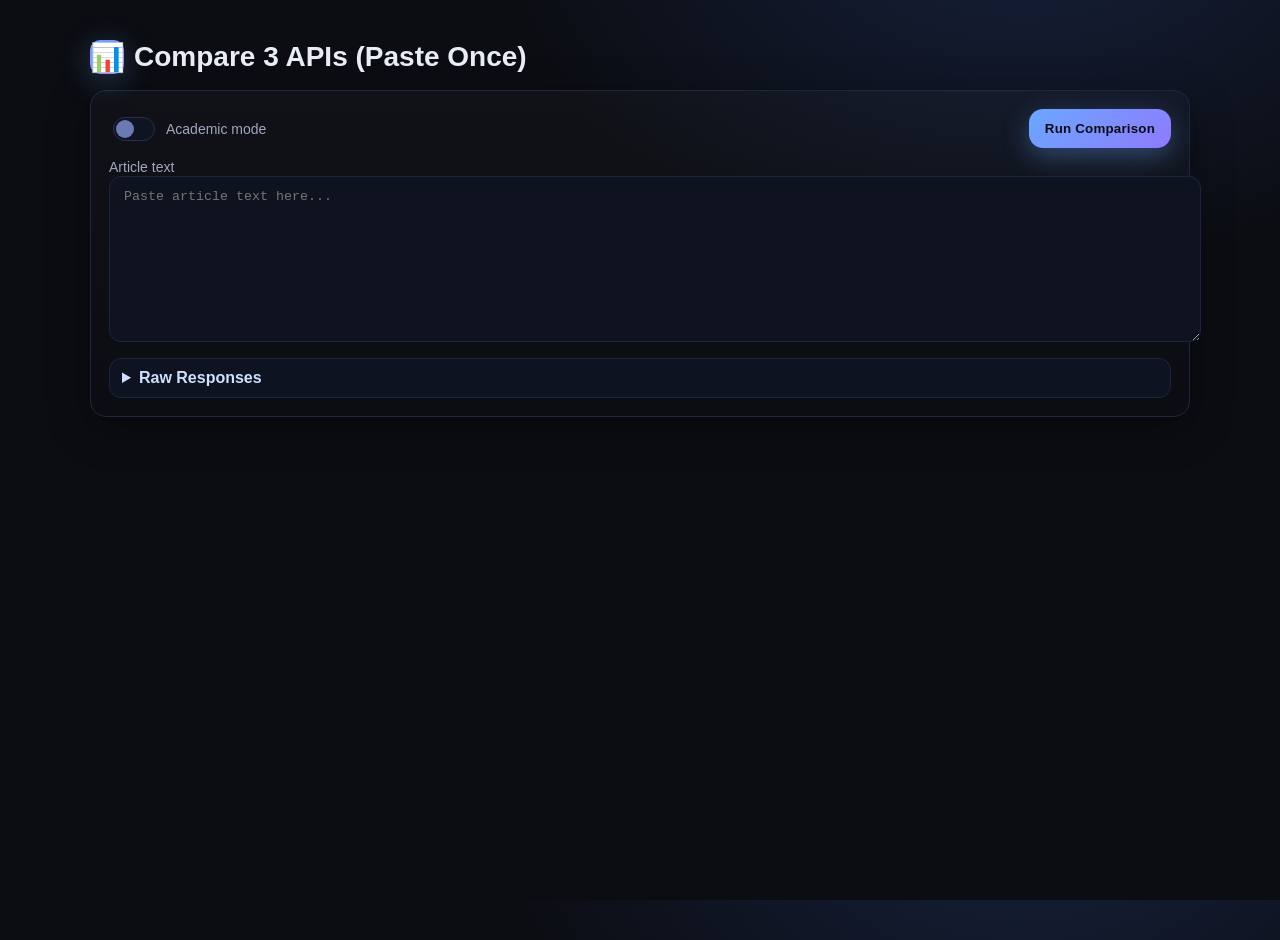
<file: hybrid fake news/compare-web.html>
<!DOCTYPE html>
<html lang="en">
<head>
  <meta charset="UTF-8" />
  <meta name="viewport" content="width=device-width, initial-scale=1.0" />
  <title>API Comparison Dashboard</title>
  <link rel="stylesheet" href="../styles.css" />
  <style>
    .compare-table { width: 100%; border-collapse: collapse; margin-top: 14px; }
    .compare-table th, .compare-table td { border: 1px solid #263056; padding: 10px; text-align: left; }
    .compare-table th { background: #0f1423; color: #cfe0ff; }
    .bar-wrap { width: 220px; }
    .bar-mini { height: 8px; border-radius: 999px; background: #11172a; border:1px solid #1c2540; overflow: hidden; }
    .bar-mini > i { height: 100%; display:block; background: linear-gradient(90deg, #6aa7ff, #8f7aff); }
    .status-ok { color: #9fe0bf; }
    .status-err { color: #ffc2c2; }
  </style>
</head>
<body>
  <div class="container">
    <div class="title">
      <div class="logo">📊</div>
      <span>Compare 3 APIs (Paste Once)</span>
    </div>

    <div class="panel card" style="margin-top:16px;">
      <div class="row" style="justify-content: space-between; margin-bottom: 10px;">
        <label class="toggle"><input id="academic" type="checkbox" /><span class="muted">Academic mode</span></label>
        <button class="btn" id="analyzeBtn">Run Comparison</button>
      </div>

      <label class="muted" for="text">Article text</label>
      <textarea id="text" placeholder="Paste article text here..."></textarea>

      <div id="status" class="muted" style="margin-top:10px;"></div>

      <table class="compare-table" id="resultsTable" style="display:none;">
        <thead>
          <tr>
            <th>Backend</th>
            <th>Label</th>
            <th>Confidence</th>
            <th>Consensus</th>
            <th>Source</th>
            <th>Bar</th>
            <th>Status</th>
          </tr>
        </thead>
        <tbody id="resultsBody"></tbody>
      </table>

      <details style="margin-top:12px;">
        <summary>Raw Responses</summary>
        <pre id="raw" class="mono" style="white-space: pre-wrap; font-size: 13px;"></pre>
      </details>
    </div>
  </div>

  <script src="./compare-web.js"></script>
</body>
</html>
</file>
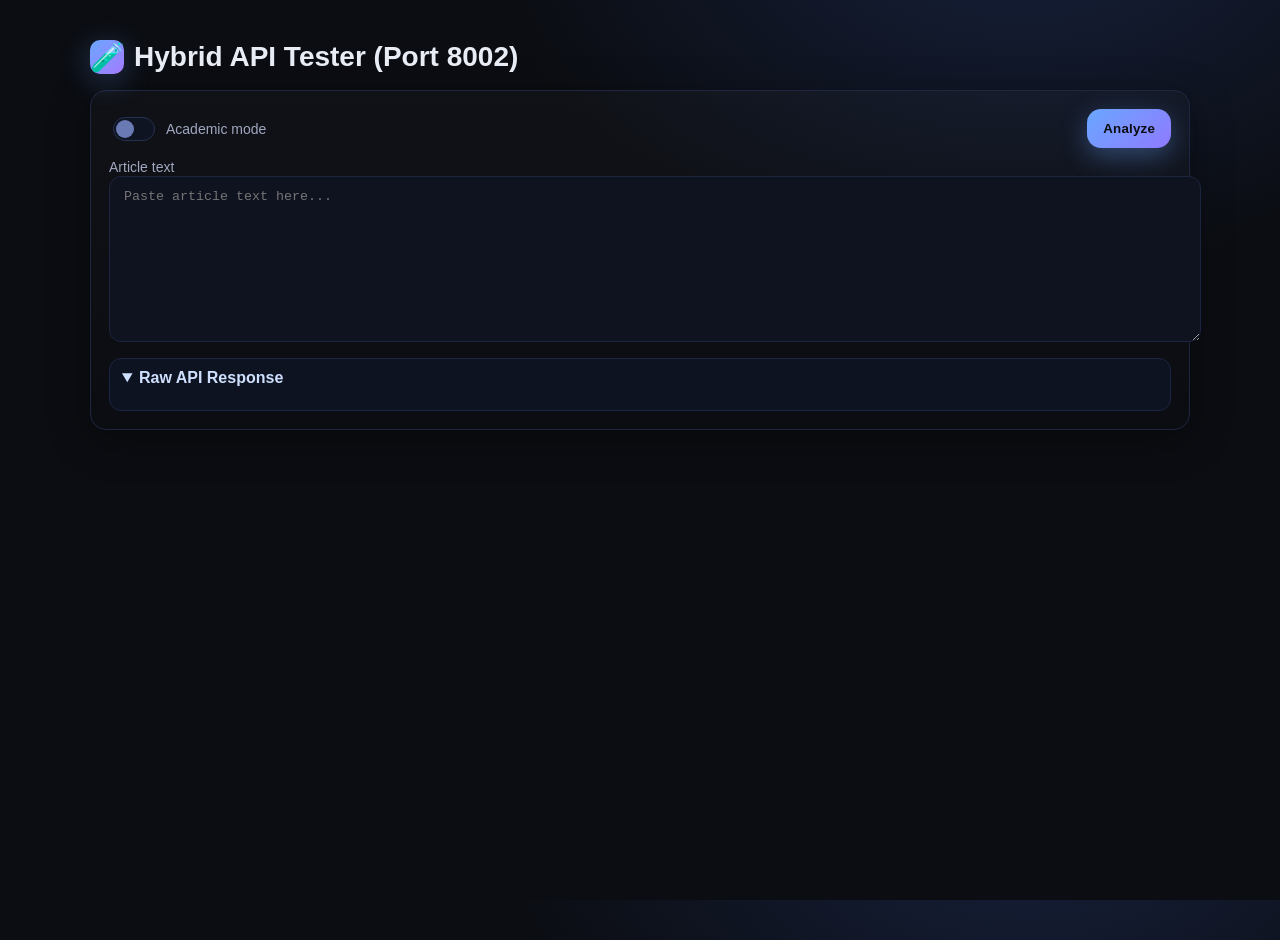
<file: hybrid fake news/test-hybrid.html>
<!DOCTYPE html>
<html lang="en">
<head>
  <meta charset="UTF-8" />
  <meta name="viewport" content="width=device-width, initial-scale=1.0" />
  <title>Hybrid API Test</title>
  <link rel="stylesheet" href="../styles.css" />
</head>
<body>
  <div class="container">
    <div class="title">
      <div class="logo">🧪</div>
      <span>Hybrid API Tester (Port 8002)</span>
    </div>

    <div class="panel card" style="margin-top:16px;">
      <div class="row" style="justify-content: space-between; margin-bottom: 10px;">
        <label class="toggle"><input id="academic" type="checkbox" /><span class="muted">Academic mode</span></label>
        <button class="btn" id="analyzeBtn">Analyze</button>
      </div>

      <label class="muted" for="text">Article text</label>
      <textarea id="text" placeholder="Paste article text here..."></textarea>

      <div id="status" class="muted" style="margin-top:10px;"></div>
      <div id="verdict" class="verdict" style="display:none;"></div>

      <details style="margin-top:12px;" open>
        <summary>Raw API Response</summary>
        <pre id="raw" class="mono" style="white-space: pre-wrap; font-size: 13px;"></pre>
      </details>
    </div>
  </div>

  <script src="./script-hybrid.js"></script>
</body>
</html>
</file>
<file: styles.css>
:root {
  --bg: #0b0d12;
  --panel: #121621;
  --muted: #a0a8c0;
  --text: #e8ecf5;
  --green: #1fbf74;
  --amber: #f2b824;
  --red: #ef4f4f;
  --blue: #6aa7ff;
  --ring: #3a4a7a;
  --chip: #1a2132;
}

html, body { height: 100%; }

body {
  margin: 0;
  font-family: "Nunito", "Helvetica Neue", Arial, sans-serif;
  background: radial-gradient(1200px 800px at 80% -10%, #16203b 0%, var(--bg) 45%), var(--bg);
  color: var(--text);
}

.container { max-width: 1100px; margin: 40px auto; padding: 0 20px; }

.title { font-size: 28px; font-weight: 800; display: flex; gap: 10px; align-items: center; }
.logo {
  width: 34px; height: 34px;
  background: linear-gradient(135deg, #6aa7ff, #a47bff);
  border-radius: 10px;
  display: grid;
  place-items: center;
  box-shadow: 0 6px 30px rgba(106,167,255,0.3);
}

.panel {
  background: linear-gradient(180deg, rgba(255,255,255,0.02), rgba(255,255,255,0));
  border: 1px solid #1f2740;
  border-radius: 16px;
  box-shadow: 0 10px 40px rgba(0,0,0,0.35);
}

.grid { display: grid; grid-template-columns: 1.1fr 1fr; gap: 16px; }

.card { padding: 18px; }
.muted { color: var(--muted); font-size: 14px; }

.tabs { display: flex; gap: 8px; }
.tab {
  padding: 8px 12px;
  background: #0f1423;
  border: 1px solid #1c2540;
  color: var(--muted);
  border-radius: 999px;
  cursor: pointer;
  font-weight: 600;
}
.tab.active {
  background: #18213a;
  color: var(--text);
  box-shadow: inset 0 0 0 1px #2a3d6a;
}

textarea, input[type="text"] {
  width: 100%;
  background: #0f1320;
  border: 1px solid #1c2540;
  color: var(--text);
  border-radius: 12px;
  padding: 12px 14px;
  outline: none;
  transition: box-shadow .2s ease, border-color .2s ease;
  box-shadow: 0 0 0 0px var(--ring);
}
textarea:focus, input[type="text"]:focus {
  box-shadow: 0 0 0 3px rgba(106,167,255,.25);
  border-color: #2a3d6a;
}
textarea { min-height: 140px; resize: vertical; }

.row { display: flex; gap: 12px; align-items: center; flex-wrap: wrap; }

.btn {
  border: none;
  cursor: pointer;
  background: linear-gradient(135deg, #6aa7ff, #8f7aff);
  color: #0b0d12;
  font-weight: 800;
  padding: 12px 16px;
  border-radius: 14px;
  letter-spacing: .2px;
  box-shadow: 0 8px 26px rgba(106,167,255,.35);
  transition: transform .05s ease;
}
.btn:active { transform: translateY(1px); }

.toggle { display: inline-flex; align-items: center; gap: 8px; cursor: pointer; }
.toggle input {
  width: 42px; height: 24px;
  appearance: none;
  background: #0f1423;
  border: 1px solid #263052;
  border-radius: 999px;
  position: relative;
}
.toggle input::after {
  content:""; position:absolute;
  width:18px; height:18px;
  border-radius:50%;
  background:#6a7ab4;
  top:2px; left:2px;
  transition: all .2s ease;
}
.toggle input:checked { background:#1a2440; border-color:#2f3f70; }
.toggle input:checked::after { left:22px; background:#6aa7ff; }

.stepper { display:flex; gap:8px; flex-wrap:wrap; margin-top:10px; }

.step {
  display:flex; align-items:center; gap:8px;
  padding:8px 10px;
  background:#0f1423;
  border:1px solid #1c2540;
  border-radius:12px;
  font-size:13px; color:var(--muted);
}
.step.done { color:#9fe0bf; border-color:#1c2f26; background:#0f1c17 }
.step.active { color:#cfe0ff; border-color:#213057; background:#0f172a }

.verdict {
  display:flex; align-items:center; justify-content: space-between;
  gap:12px; padding:14px;
  border-top:1px dashed #263056;
  margin-top:12px;
}

.badge {
  padding:8px 12px;
  border-radius:999px;
  font-weight:800;
  display:inline-flex; gap:8px; align-items:center;
}
.badge.real { background: rgba(31,191,116,.15); color:#a8f3cf; border:1px solid rgba(31,191,116,.35); }
.badge.uncertain { background: rgba(242,184,36,.12); color:#ffe3a1; border:1px solid rgba(242,184,36,.35); }
.badge.fake { background: rgba(239,79,79,.12); color:#ffc2c2; border:1px solid rgba(239,79,79,.3); }

.bar {
  height: 8px;
  border-radius: 999px;
  background: #11172a;
  border:1px solid #1c2540;
  overflow: hidden;
}
.bar > i {
  height: 100%;
  display: block;
  background: linear-gradient(90deg, #6aa7ff, #8f7aff);
}

.chips { display:flex; gap:8px; flex-wrap:wrap; }
.chip {
  background: var(--chip);
  border:1px solid #243154;
  padding:6px 10px;
  border-radius:999px;
  font-size:12px;
  color:#c9d2ec;
}

details {
  border:1px solid #1c2540;
  background:#0e1322;
  border-radius:12px;
  padding:10px 12px;
}
details + details { margin-top:10px; }
summary { cursor:pointer; color:#cfe0ff; font-weight:700; }

/* Ensure list items in details wrap text properly */
details ul { margin: 8px 0 0 16px; padding: 0; }
details li { 
  color: #c9d2ec;
  margin: 6px 0;
  line-height: 1.5;
  word-wrap: break-word;
  overflow-wrap: break-word;
  white-space: normal;
}

.drawer {
  position: fixed;
  inset: auto 0 0 auto;
  right: -480px;
  width: 420px;
  background:#0e1322;
  border-left: 1px solid #1c2540;
  height: 100%;
  box-shadow: -10px 0 40px rgba(0,0,0,.45);
  transition: right .25s ease;
}
.drawer.open { right: 0; }

.drawer header {
  display:flex;
  justify-content: space-between;
  align-items:center;
  padding:14px;
  border-bottom:1px solid #1c2540;
}

.drawer .content { padding: 14px; display: grid; gap: 12px; }

.two { display:grid; grid-template-columns: 1fr 1fr; gap: 10px; }

.mono { font-family: ui-monospace, Menlo, Consolas, monospace; }

.foot { margin-top: 14px; display:flex; gap:8px; }

.link {
  padding: 8px 12px;
  border-radius: 10px;
  background:#0f1423;
  border:1px solid #1c2540;
  color:#cfe0ff;
  text-decoration:none;
  font-weight:600;
}

.hint { font-size: 12px; color: var(--muted); }
</file>
